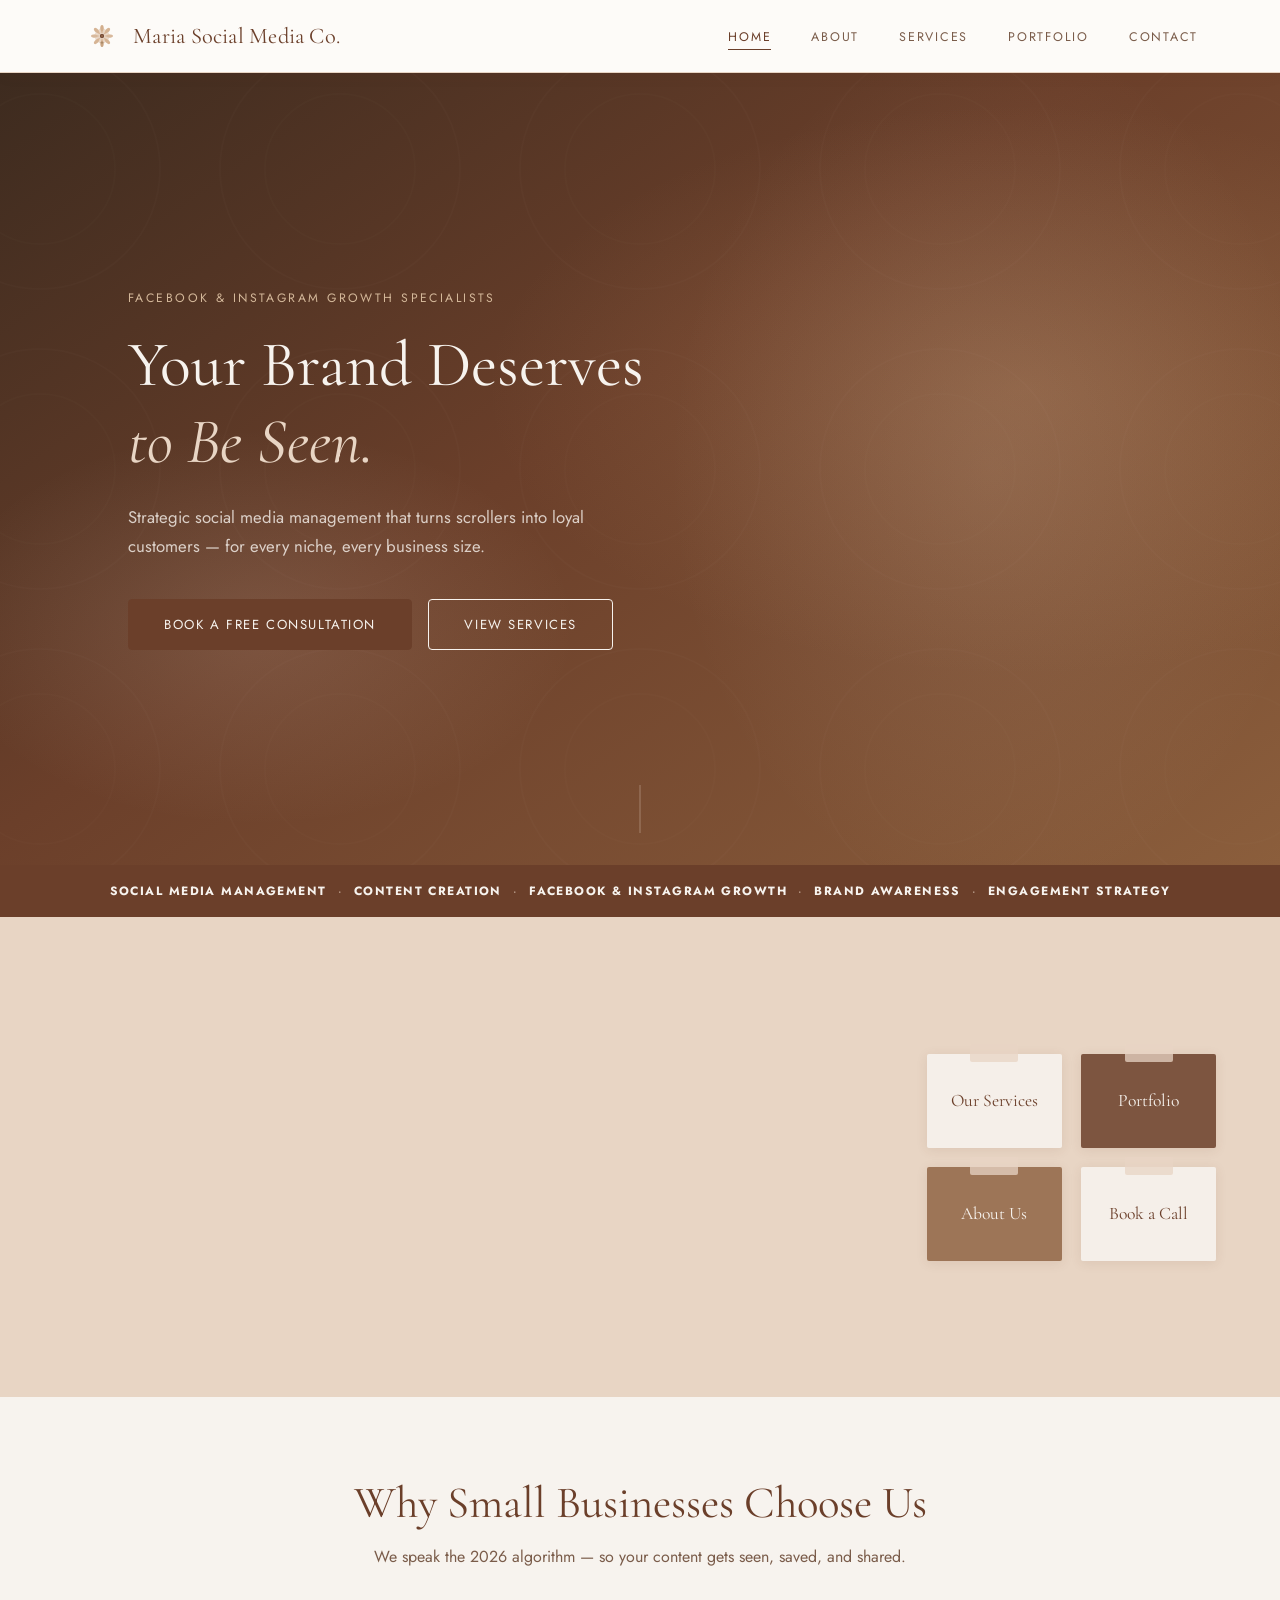
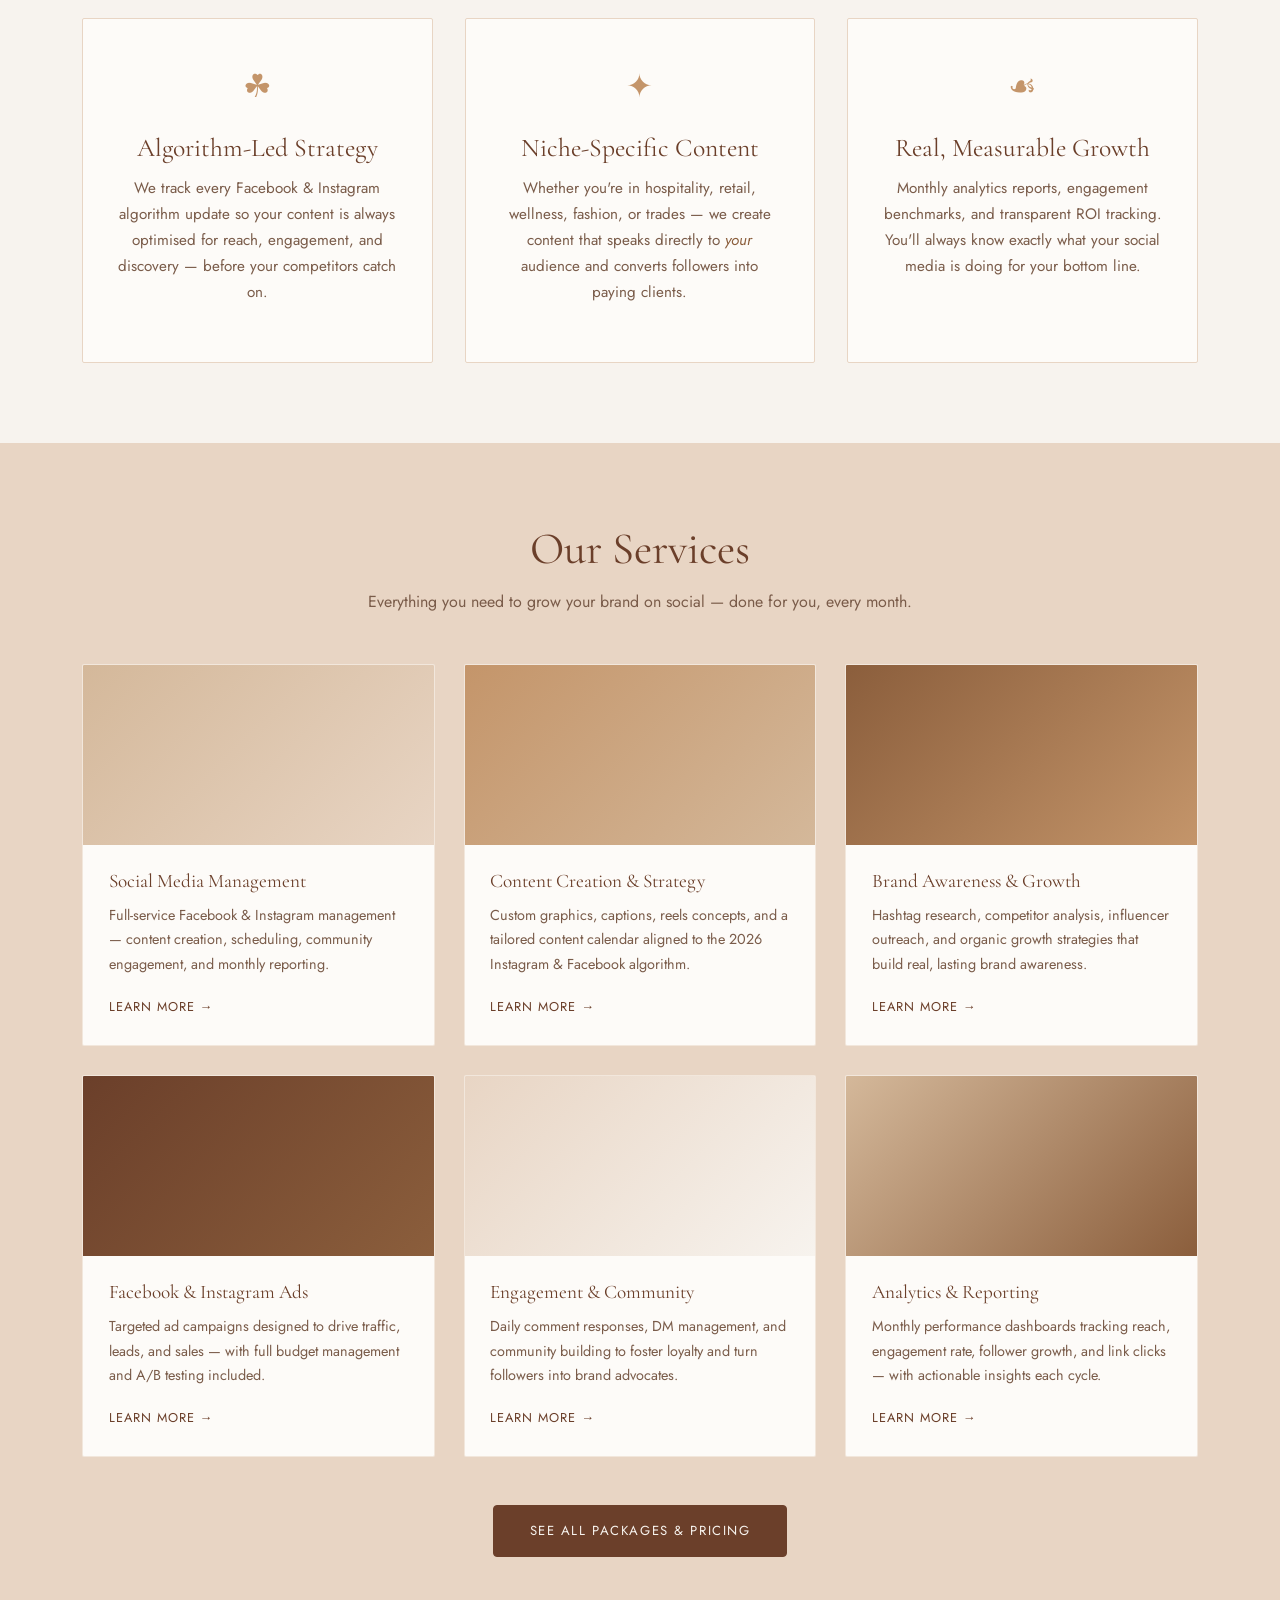
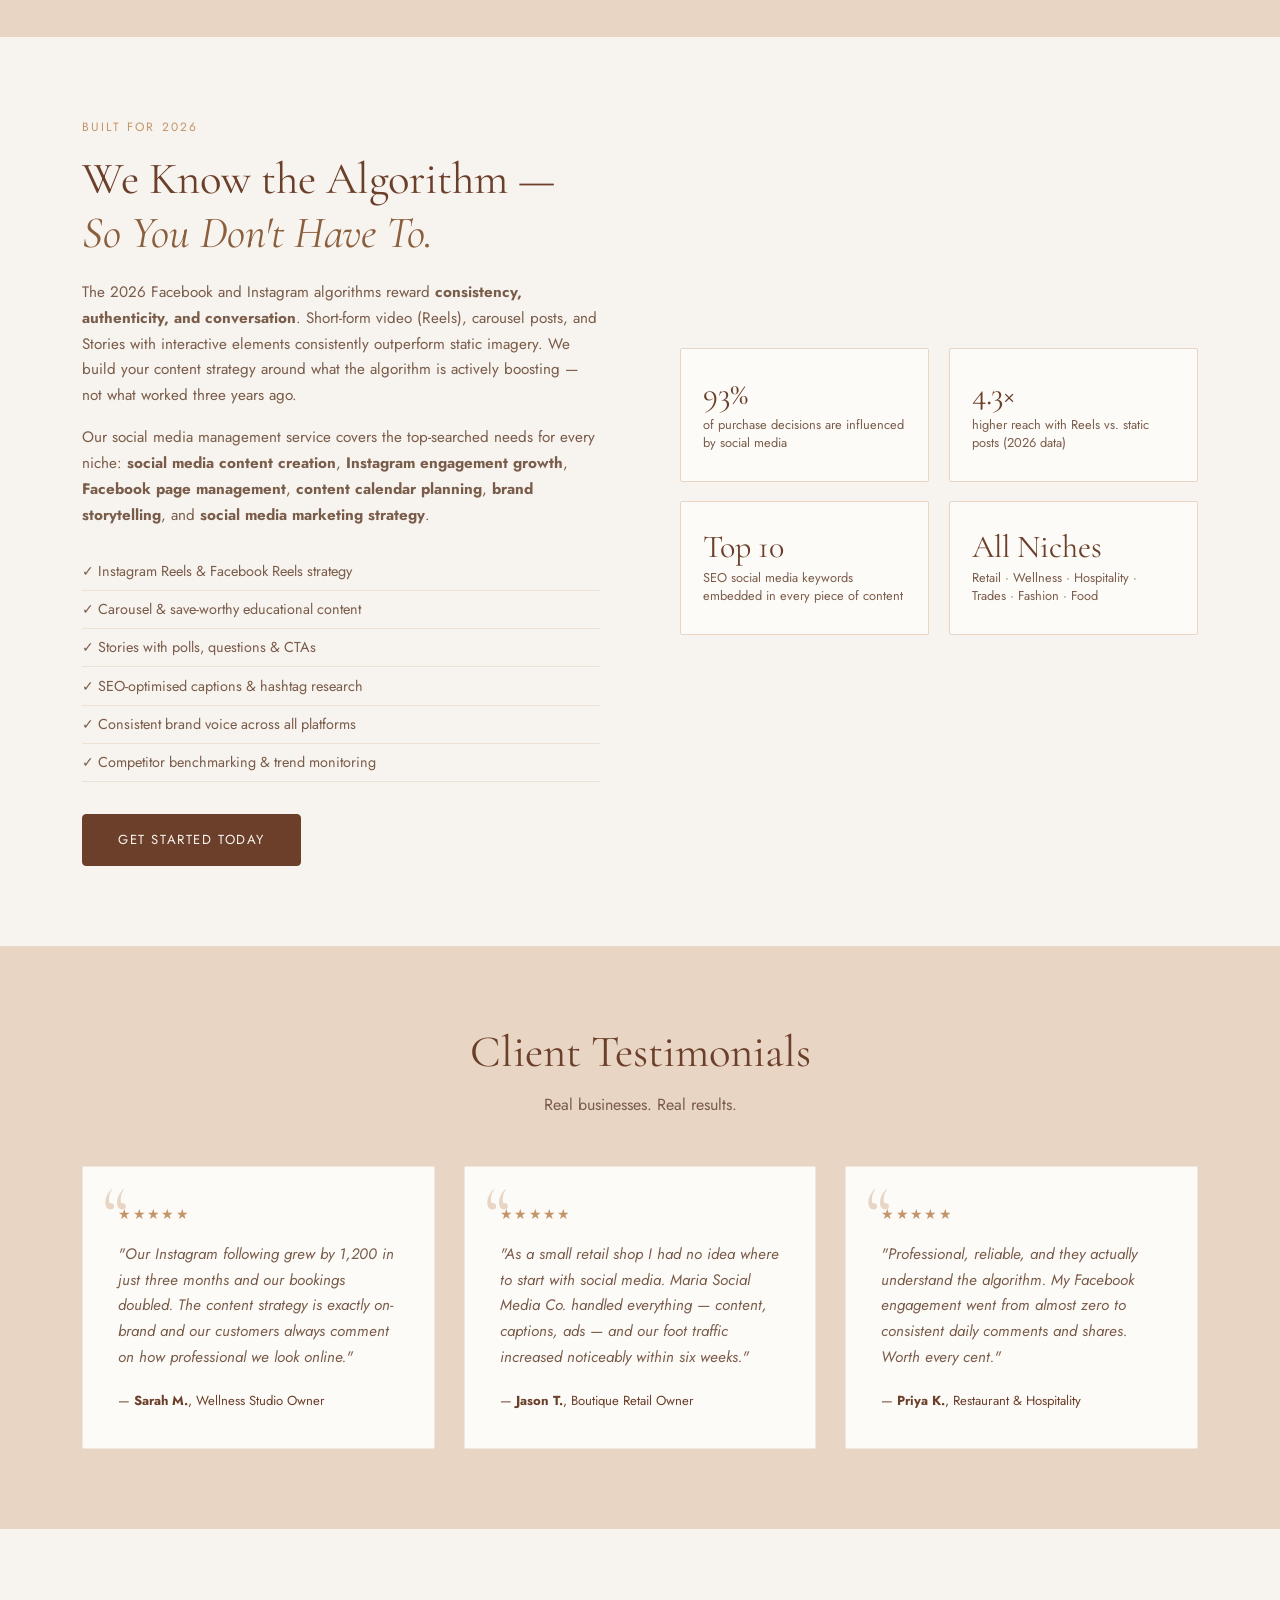
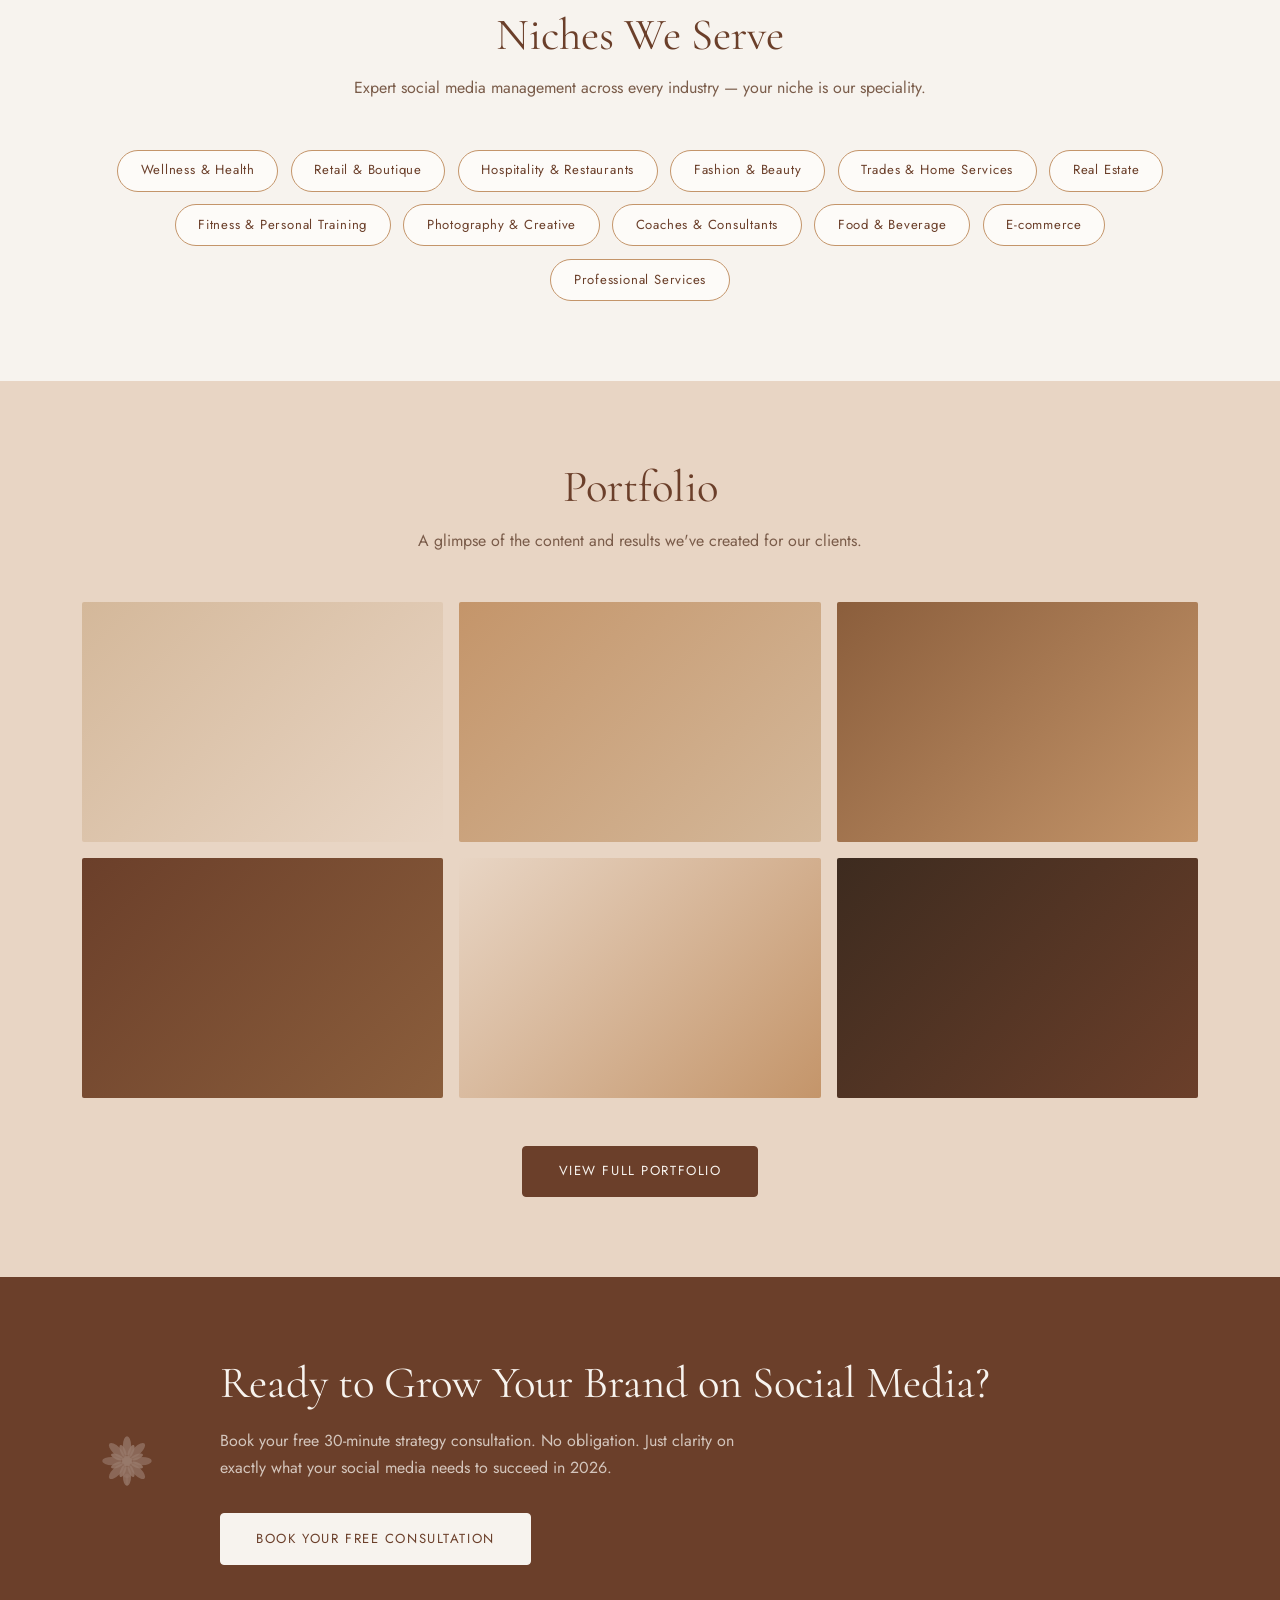
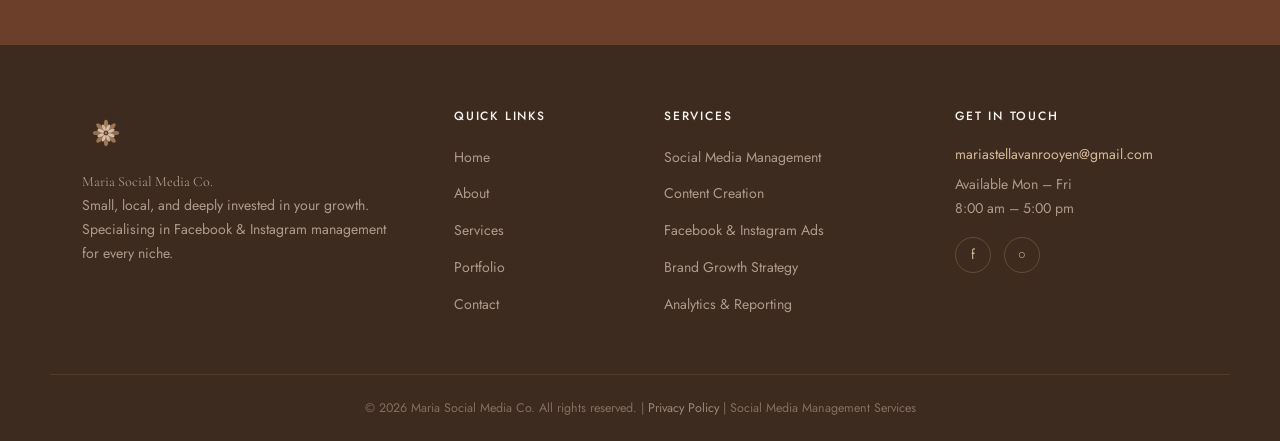
<file: index.html>
<!DOCTYPE html>
<html lang="en">
<head>
  <meta charset="UTF-8" />
  <meta name="viewport" content="width=device-width, initial-scale=1.0" />

  <!-- Primary SEO -->
  <title>Social Media Management | Facebook & Instagram Growth | Local Social Media Manager</title>
  <meta name="description" content="Expert social media management for small businesses. Grow your Facebook & Instagram with proven content strategy, engagement growth, and brand storytelling. Serving all niches — book your free consultation today." />
  <meta name="keywords" content="social media management, social media manager, Facebook management, Instagram management, content creation, social media marketing, small business social media, Instagram growth, Facebook ads management, social media strategy, content calendar, brand awareness, engagement growth, social media consultant, local social media manager" />

  <!-- Open Graph -->
  <meta property="og:title" content="Social Media Management | Facebook & Instagram Growth" />
  <meta property="og:description" content="Grow your brand on Facebook & Instagram with expert social media management. Content strategy, engagement, and results — for every niche." />
  <meta property="og:type" content="website" />
  <meta property="og:image" content="assets/og-image.jpg" />

  <!-- Schema Markup -->
  <script type="application/ld+json">
  {
    "@context": "https://schema.org",
    "@type": "LocalBusiness",
    "name": "Maria Social Media Co.",
    "description": "Professional social media management for small businesses on Facebook and Instagram.",
    "serviceType": "Social Media Management",
    "areaServed": "Local",
    "url": "https://mariasmco.com",
    "sameAs": [
      "https://facebook.com/mariasmco",
      "https://instagram.com/mariasmco"
    ]
  }
  </script>

  <link rel="preconnect" href="https://fonts.googleapis.com" />
  <link rel="preconnect" href="https://fonts.gstatic.com" crossorigin />
  <link href="https://fonts.googleapis.com/css2?family=Cormorant+Garamond:ital,wght@0,300;0,400;0,500;1,300;1,400&family=Jost:wght@300;400;500&display=swap" rel="stylesheet" />
  <link rel="stylesheet" href="styles.css" />
</head>
<body>

  <!-- NAVIGATION -->
  <header class="site-header" id="top">
    <nav class="nav-container">
      <a href="index.html" class="logo-link">
        <img src="logo.svg" alt="Maria Social Media Co. — Social Media Management" class="logo-img" />
        <span class="logo-text">Maria Social Media Co.</span>
      </a>
      <button class="nav-toggle" aria-label="Open menu" id="navToggle">&#9776;</button>
      <ul class="nav-links" id="navLinks">
        <li><a href="index.html" class="active">Home</a></li>
        <li><a href="about.html">About</a></li>
        <li><a href="services.html">Services</a></li>
        <li><a href="portfolio.html">Portfolio</a></li>
        <li><a href="contact.html">Contact</a></li>
      </ul>
    </nav>
  </header>

  <!-- HERO -->
  <section class="hero" aria-label="Hero — Social Media Management" style="background-image: url('assets/hero-liceria.jpg'); background-size: cover; background-position: center;">
    <div class="hero-overlay"></div>
    <div class="hero-content">
      <p class="hero-eyebrow">Facebook &amp; Instagram Growth Specialists</p>
      <h1>Your Brand Deserves<br /><em>to Be Seen.</em></h1>
      <p class="hero-sub">Strategic social media management that turns scrollers into loyal customers — for every niche, every business size.</p>
      <div class="hero-cta">
        <a href="contact.html" class="btn btn-primary">Book a Free Consultation</a>
        <a href="services.html" class="btn btn-outline">View Services</a>
      </div>
    </div>
    <div class="hero-scroll-hint">
      <span></span>
    </div>
  </section>

  <!-- SEO INTRO STRIP -->
  <section class="seo-strip">
    <div class="container">
      <p>
        <strong>Social Media Management</strong> &nbsp;·&nbsp;
        <strong>Content Creation</strong> &nbsp;·&nbsp;
        <strong>Facebook &amp; Instagram Growth</strong> &nbsp;·&nbsp;
        <strong>Brand Awareness</strong> &nbsp;·&nbsp;
        <strong>Engagement Strategy</strong>
      </p>
    </div>
  </section>

  <!-- LIFE APPAREL STYLE VISUAL BANNER -->
  <section class="canva-banner" aria-label="Visual brand banner">
    <div class="canva-banner-inner" style="background-image: url('assets/hero-lifeapparel.jpg'); background-size: cover; background-position: center;">
      <div class="canva-banner-overlay">
        <div class="canva-nav-cards">
          <a href="services.html" class="nav-card">Our Services</a>
          <a href="portfolio.html" class="nav-card nav-card--dark">Portfolio</a>
          <a href="about.html" class="nav-card nav-card--mid">About Us</a>
          <a href="contact.html" class="nav-card">Book a Call</a>
        </div>
      </div>
    </div>
  </section>

  <!-- THREE PILLARS -->
  <section class="pillars section-pad" id="why-us">
    <div class="container">
      <h2 class="section-title">Why Small Businesses Choose Us</h2>
      <p class="section-sub">We speak the 2026 algorithm — so your content gets seen, saved, and shared.</p>
      <div class="pillars-grid">
        <div class="pillar-card">
          <div class="pillar-icon">&#9752;</div>
          <h3>Algorithm-Led Strategy</h3>
          <p>We track every Facebook &amp; Instagram algorithm update so your content is always optimised for reach, engagement, and discovery — before your competitors catch on.</p>
        </div>
        <div class="pillar-card">
          <div class="pillar-icon">&#10022;</div>
          <h3>Niche-Specific Content</h3>
          <p>Whether you're in hospitality, retail, wellness, fashion, or trades — we create content that speaks directly to <em>your</em> audience and converts followers into paying clients.</p>
        </div>
        <div class="pillar-card">
          <div class="pillar-icon">&#9753;</div>
          <h3>Real, Measurable Growth</h3>
          <p>Monthly analytics reports, engagement benchmarks, and transparent ROI tracking. You'll always know exactly what your social media is doing for your bottom line.</p>
        </div>
      </div>
    </div>
  </section>

  <!-- SERVICES SNAPSHOT -->
  <section class="services-snapshot section-pad bg-cream" id="services">
    <div class="container">
      <h2 class="section-title">Our Services</h2>
      <p class="section-sub">Everything you need to grow your brand on social — done for you, every month.</p>
      <div class="services-grid">

        <article class="service-card">
          <div class="service-img-wrap">
            <div class="service-img-placeholder si-1"></div>
          </div>
          <div class="service-body">
            <h3>Social Media Management</h3>
            <p>Full-service Facebook &amp; Instagram management — content creation, scheduling, community engagement, and monthly reporting.</p>
            <a href="services.html#management" class="link-arrow">Learn More &rarr;</a>
          </div>
        </article>

        <article class="service-card">
          <div class="service-img-wrap">
            <div class="service-img-placeholder si-2"></div>
          </div>
          <div class="service-body">
            <h3>Content Creation &amp; Strategy</h3>
            <p>Custom graphics, captions, reels concepts, and a tailored content calendar aligned to the 2026 Instagram &amp; Facebook algorithm.</p>
            <a href="services.html#content" class="link-arrow">Learn More &rarr;</a>
          </div>
        </article>

        <article class="service-card">
          <div class="service-img-wrap">
            <div class="service-img-placeholder si-3"></div>
          </div>
          <div class="service-body">
            <h3>Brand Awareness &amp; Growth</h3>
            <p>Hashtag research, competitor analysis, influencer outreach, and organic growth strategies that build real, lasting brand awareness.</p>
            <a href="services.html#growth" class="link-arrow">Learn More &rarr;</a>
          </div>
        </article>

        <article class="service-card">
          <div class="service-img-wrap">
            <div class="service-img-placeholder si-4"></div>
          </div>
          <div class="service-body">
            <h3>Facebook &amp; Instagram Ads</h3>
            <p>Targeted ad campaigns designed to drive traffic, leads, and sales — with full budget management and A/B testing included.</p>
            <a href="services.html#ads" class="link-arrow">Learn More &rarr;</a>
          </div>
        </article>

        <article class="service-card">
          <div class="service-img-wrap">
            <div class="service-img-placeholder si-5"></div>
          </div>
          <div class="service-body">
            <h3>Engagement &amp; Community</h3>
            <p>Daily comment responses, DM management, and community building to foster loyalty and turn followers into brand advocates.</p>
            <a href="services.html#engagement" class="link-arrow">Learn More &rarr;</a>
          </div>
        </article>

        <article class="service-card">
          <div class="service-img-wrap">
            <div class="service-img-placeholder si-6"></div>
          </div>
          <div class="service-body">
            <h3>Analytics &amp; Reporting</h3>
            <p>Monthly performance dashboards tracking reach, engagement rate, follower growth, and link clicks — with actionable insights each cycle.</p>
            <a href="services.html#analytics" class="link-arrow">Learn More &rarr;</a>
          </div>
        </article>

      </div>
      <div class="center-cta">
        <a href="services.html" class="btn btn-primary">See All Packages &amp; Pricing</a>
      </div>
    </div>
  </section>

  <!-- SEO KEYWORDS SECTION -->
  <section class="seo-section section-pad" id="seo-info">
    <div class="container two-col">
      <div class="seo-text">
        <span class="eyebrow">Built for 2026</span>
        <h2>We Know the Algorithm — <em>So You Don't Have To.</em></h2>
        <p>The 2026 Facebook and Instagram algorithms reward <strong>consistency, authenticity, and conversation</strong>. Short-form video (Reels), carousel posts, and Stories with interactive elements consistently outperform static imagery. We build your content strategy around what the algorithm is actively boosting — not what worked three years ago.</p>
        <p>Our social media management service covers the top-searched needs for every niche: <strong>social media content creation</strong>, <strong>Instagram engagement growth</strong>, <strong>Facebook page management</strong>, <strong>content calendar planning</strong>, <strong>brand storytelling</strong>, and <strong>social media marketing strategy</strong>.</p>
        <ul class="seo-list">
          <li>&#10003; Instagram Reels &amp; Facebook Reels strategy</li>
          <li>&#10003; Carousel &amp; save-worthy educational content</li>
          <li>&#10003; Stories with polls, questions &amp; CTAs</li>
          <li>&#10003; SEO-optimised captions &amp; hashtag research</li>
          <li>&#10003; Consistent brand voice across all platforms</li>
          <li>&#10003; Competitor benchmarking &amp; trend monitoring</li>
        </ul>
        <a href="contact.html" class="btn btn-primary">Get Started Today</a>
      </div>
      <div class="seo-visual">
        <div class="seo-stat-card">
          <span class="stat-num">93%</span>
          <span class="stat-label">of purchase decisions are influenced by social media</span>
        </div>
        <div class="seo-stat-card">
          <span class="stat-num">4.3×</span>
          <span class="stat-label">higher reach with Reels vs. static posts (2026 data)</span>
        </div>
        <div class="seo-stat-card">
          <span class="stat-num">Top 10</span>
          <span class="stat-label">SEO social media keywords embedded in every piece of content</span>
        </div>
        <div class="seo-stat-card">
          <span class="stat-num">All Niches</span>
          <span class="stat-label">Retail · Wellness · Hospitality · Trades · Fashion · Food</span>
        </div>
      </div>
    </div>
  </section>

  <!-- TESTIMONIALS -->
  <section class="testimonials section-pad bg-cream" id="testimonials">
    <div class="container">
      <h2 class="section-title">Client Testimonials</h2>
      <p class="section-sub">Real businesses. Real results.</p>
      <div class="testimonials-grid">

        <blockquote class="testimonial-card">
          <div class="stars">&#9733;&#9733;&#9733;&#9733;&#9733;</div>
          <p>"Our Instagram following grew by 1,200 in just three months and our bookings doubled. The content strategy is exactly on-brand and our customers always comment on how professional we look online."</p>
          <footer>— <strong>Sarah M.</strong>, Wellness Studio Owner</footer>
        </blockquote>

        <blockquote class="testimonial-card">
          <div class="stars">&#9733;&#9733;&#9733;&#9733;&#9733;</div>
          <p>"As a small retail shop I had no idea where to start with social media. Maria Social Media Co. handled everything — content, captions, ads — and our foot traffic increased noticeably within six weeks."</p>
          <footer>— <strong>Jason T.</strong>, Boutique Retail Owner</footer>
        </blockquote>

        <blockquote class="testimonial-card">
          <div class="stars">&#9733;&#9733;&#9733;&#9733;&#9733;</div>
          <p>"Professional, reliable, and they actually understand the algorithm. My Facebook engagement went from almost zero to consistent daily comments and shares. Worth every cent."</p>
          <footer>— <strong>Priya K.</strong>, Restaurant &amp; Hospitality</footer>
        </blockquote>

      </div>
    </div>
  </section>

  <!-- NICHES WE SERVE -->
  <section class="niches section-pad" id="niches">
    <div class="container">
      <h2 class="section-title">Niches We Serve</h2>
      <p class="section-sub">Expert social media management across every industry — your niche is our speciality.</p>
      <div class="niches-wrap">
        <span class="niche-tag">Wellness &amp; Health</span>
        <span class="niche-tag">Retail &amp; Boutique</span>
        <span class="niche-tag">Hospitality &amp; Restaurants</span>
        <span class="niche-tag">Fashion &amp; Beauty</span>
        <span class="niche-tag">Trades &amp; Home Services</span>
        <span class="niche-tag">Real Estate</span>
        <span class="niche-tag">Fitness &amp; Personal Training</span>
        <span class="niche-tag">Photography &amp; Creative</span>
        <span class="niche-tag">Coaches &amp; Consultants</span>
        <span class="niche-tag">Food &amp; Beverage</span>
        <span class="niche-tag">E-commerce</span>
        <span class="niche-tag">Professional Services</span>
      </div>
    </div>
  </section>

  <!-- PORTFOLIO TEASER -->
  <section class="portfolio-teaser section-pad bg-cream" id="portfolio">
    <div class="container">
      <h2 class="section-title">Portfolio</h2>
      <p class="section-sub">A glimpse of the content and results we've created for our clients.</p>
      <div class="portfolio-grid">
        <div class="portfolio-item pi-1">
          <div class="portfolio-overlay">
            <span>Wellness Studio — Instagram Growth</span>
          </div>
        </div>
        <div class="portfolio-item pi-2">
          <div class="portfolio-overlay">
            <span>Boutique Retail — Facebook &amp; IG Strategy</span>
          </div>
        </div>
        <div class="portfolio-item pi-3">
          <div class="portfolio-overlay">
            <span>Restaurant — Content Creation &amp; Reels</span>
          </div>
        </div>
        <div class="portfolio-item pi-4">
          <div class="portfolio-overlay">
            <span>Fitness Coach — Personal Branding</span>
          </div>
        </div>
        <div class="portfolio-item pi-5">
          <div class="portfolio-overlay">
            <span>Real Estate — Listing Campaigns</span>
          </div>
        </div>
        <div class="portfolio-item pi-6">
          <div class="portfolio-overlay">
            <span>E-commerce — Ad Campaign Management</span>
          </div>
        </div>
      </div>
      <div class="center-cta">
        <a href="portfolio.html" class="btn btn-primary">View Full Portfolio</a>
      </div>
    </div>
  </section>

  <!-- CTA BANNER -->
  <section class="cta-banner section-pad">
    <div class="container cta-inner">
      <div class="cta-flower">
        <img src="logo.svg" alt="" aria-hidden="true" class="cta-logo" />
      </div>
      <div class="cta-text">
        <h2>Ready to Grow Your Brand on Social Media?</h2>
        <p>Book your free 30-minute strategy consultation. No obligation. Just clarity on exactly what your social media needs to succeed in 2026.</p>
        <a href="contact.html" class="btn btn-light">Book Your Free Consultation</a>
      </div>
    </div>
  </section>

  <!-- FOOTER -->
  <footer class="site-footer">
    <div class="container footer-grid">
      <div class="footer-brand">
        <img src="logo.svg" alt="Maria Social Media Co." class="footer-logo" />
        <p class="footer-tagline">Maria Social Media Co.</p>
        <p>Small, local, and deeply invested in your growth. Specialising in Facebook &amp; Instagram management for every niche.</p>
      </div>
      <div class="footer-links">
        <h4>Quick Links</h4>
        <ul>
          <li><a href="index.html">Home</a></li>
          <li><a href="about.html">About</a></li>
          <li><a href="services.html">Services</a></li>
          <li><a href="portfolio.html">Portfolio</a></li>
          <li><a href="contact.html">Contact</a></li>
        </ul>
      </div>
      <div class="footer-services">
        <h4>Services</h4>
        <ul>
          <li><a href="services.html#management">Social Media Management</a></li>
          <li><a href="services.html#content">Content Creation</a></li>
          <li><a href="services.html#ads">Facebook &amp; Instagram Ads</a></li>
          <li><a href="services.html#growth">Brand Growth Strategy</a></li>
          <li><a href="services.html#analytics">Analytics &amp; Reporting</a></li>
        </ul>
      </div>
      <div class="footer-contact">
        <h4>Get in Touch</h4>
        <p><a href="mailto:mariastellavanrooyen@gmail.com">mariastellavanrooyen@gmail.com</a></p>
        <p>Available Mon – Fri<br />8:00 am – 5:00 pm</p>
        <div class="social-icons">
          <a href="#" aria-label="Facebook" class="social-icon">f</a>
          <a href="#" aria-label="Instagram" class="social-icon">&#9675;</a>
        </div>
      </div>
    </div>
    <div class="footer-bottom">
      <p>&copy; 2026 Maria Social Media Co. All rights reserved. | <a href="#">Privacy Policy</a> | Social Media Management Services</p>
    </div>
  </footer>

  <script src="main.js"></script>
</body>
</html>
</file>
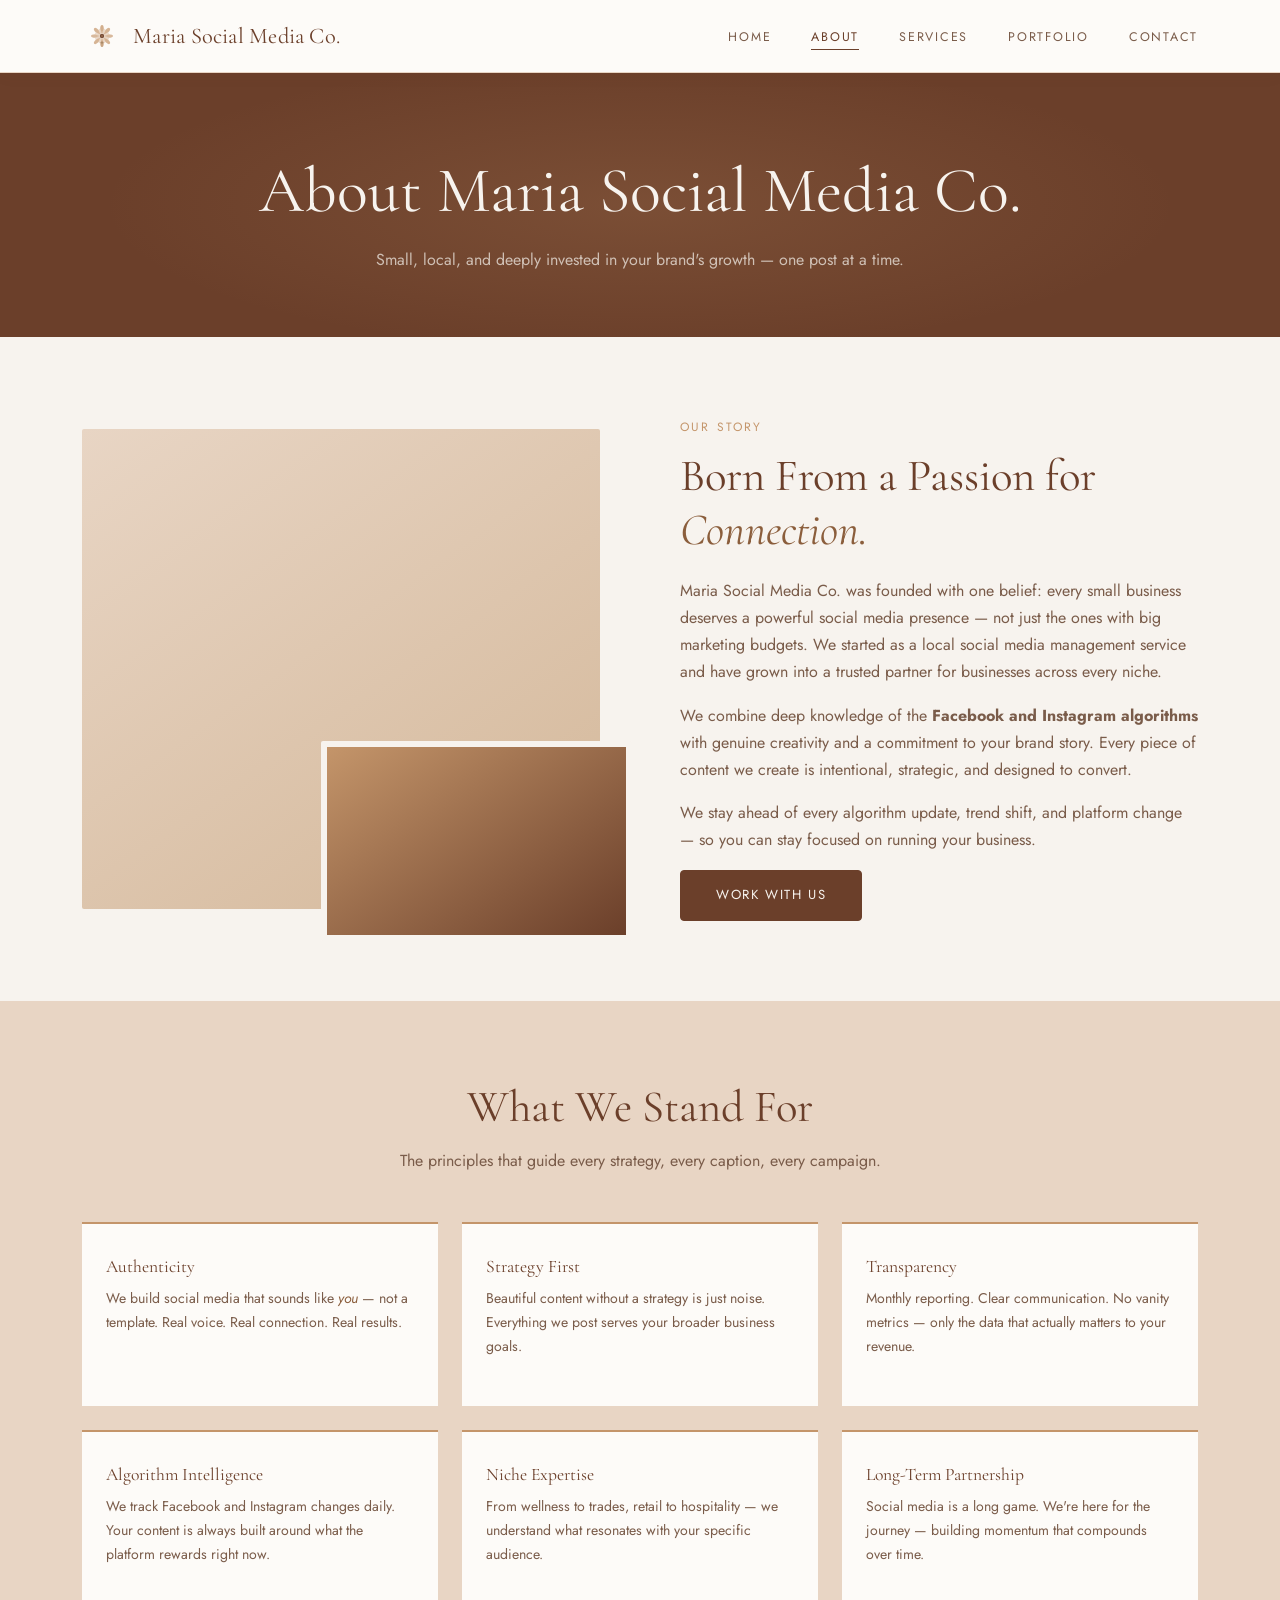
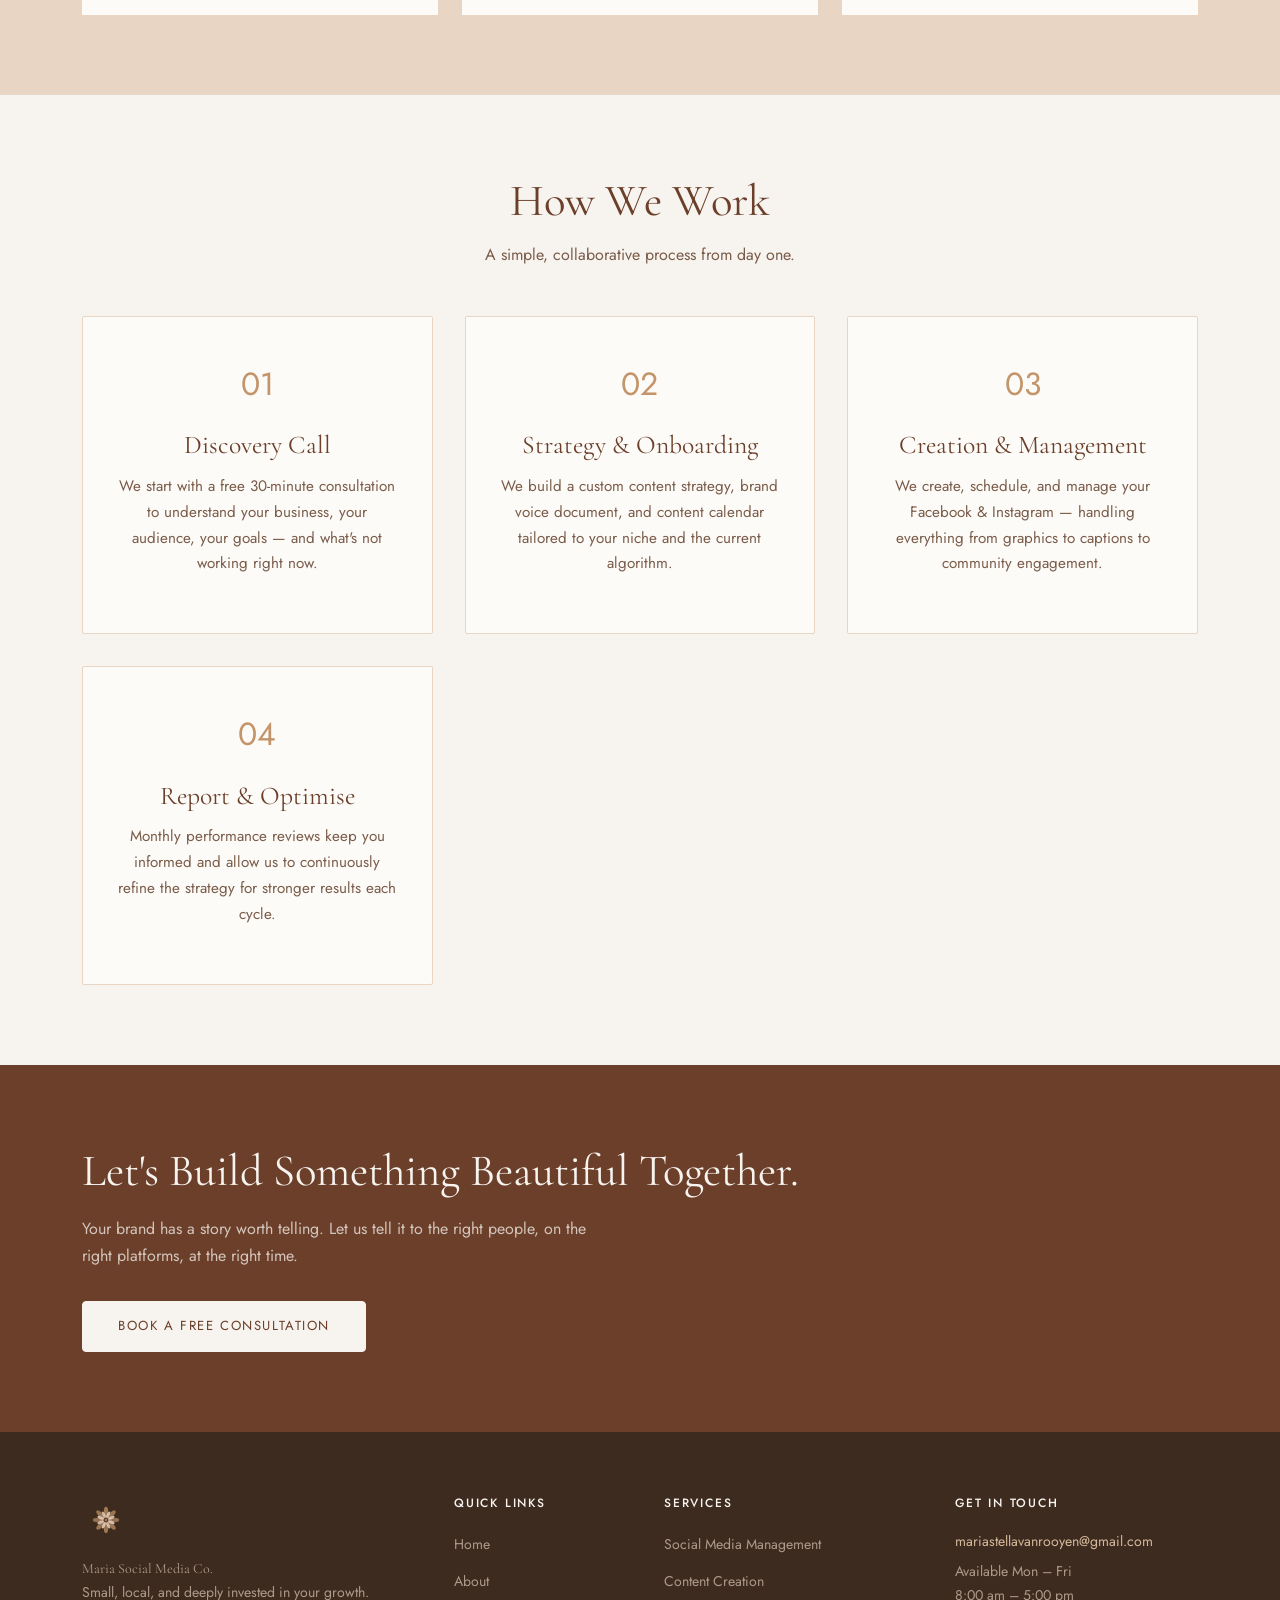
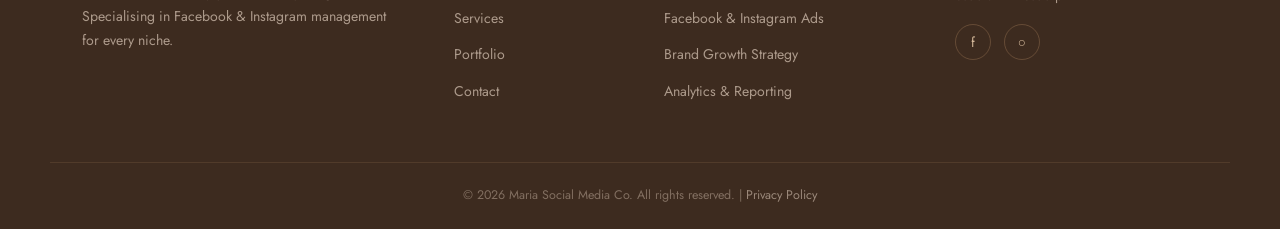
<file: about.html>
<!DOCTYPE html>
<html lang="en">
<head>
  <meta charset="UTF-8" />
  <meta name="viewport" content="width=device-width, initial-scale=1.0" />
  <title>About | Maria Social Media Co. — Local Social Media Management Specialists</title>
  <meta name="description" content="Meet the team behind Maria Social Media Co. — your local, dedicated social media management specialists for Facebook and Instagram. We help every niche grow with authentic, algorithm-led strategy." />
  <meta name="keywords" content="social media manager, local social media management, Facebook Instagram specialist, social media consultant, small business social media, content strategist" />
  <link rel="preconnect" href="https://fonts.googleapis.com" />
  <link rel="preconnect" href="https://fonts.gstatic.com" crossorigin />
  <link href="https://fonts.googleapis.com/css2?family=Cormorant+Garamond:ital,wght@0,300;0,400;0,500;1,300;1,400&family=Jost:wght@300;400;500&display=swap" rel="stylesheet" />
  <link rel="stylesheet" href="styles.css" />
</head>
<body>

  <header class="site-header">
    <nav class="nav-container">
      <a href="index.html" class="logo-link">
        <img src="logo.svg" alt="Maria Social Media Co." class="logo-img" />
        <span class="logo-text">Maria Social Media Co.</span>
      </a>
      <button class="nav-toggle" aria-label="Open menu" id="navToggle">&#9776;</button>
      <ul class="nav-links" id="navLinks">
        <li><a href="index.html">Home</a></li>
        <li><a href="about.html" class="active">About</a></li>
        <li><a href="services.html">Services</a></li>
        <li><a href="portfolio.html">Portfolio</a></li>
        <li><a href="contact.html">Contact</a></li>
      </ul>
    </nav>
  </header>

  <section class="page-hero">
    <div class="container">
      <h1>About Maria Social Media Co.</h1>
      <p>Small, local, and deeply invested in your brand's growth — one post at a time.</p>
    </div>
  </section>

  <!-- STORY -->
  <section class="section-pad">
    <div class="container about-story">
      <div class="about-img-block">
        <div class="about-img-main"></div>
        <div class="about-img-accent"></div>
      </div>
      <div class="about-text">
        <span class="eyebrow">Our Story</span>
        <h2>Born From a Passion for <em>Connection.</em></h2>
        <p>Maria Social Media Co. was founded with one belief: every small business deserves a powerful social media presence — not just the ones with big marketing budgets. We started as a local social media management service and have grown into a trusted partner for businesses across every niche.</p>
        <p>We combine deep knowledge of the <strong>Facebook and Instagram algorithms</strong> with genuine creativity and a commitment to your brand story. Every piece of content we create is intentional, strategic, and designed to convert.</p>
        <p>We stay ahead of every algorithm update, trend shift, and platform change — so you can stay focused on running your business.</p>
        <a href="contact.html" class="btn btn-primary">Work With Us</a>
      </div>
    </div>
  </section>

  <!-- VALUES -->
  <section class="section-pad bg-cream">
    <div class="container">
      <h2 class="section-title">What We Stand For</h2>
      <p class="section-sub">The principles that guide every strategy, every caption, every campaign.</p>
      <div class="about-values">
        <div class="value-card">
          <h3>Authenticity</h3>
          <p>We build social media that sounds like <em>you</em> — not a template. Real voice. Real connection. Real results.</p>
        </div>
        <div class="value-card">
          <h3>Strategy First</h3>
          <p>Beautiful content without a strategy is just noise. Everything we post serves your broader business goals.</p>
        </div>
        <div class="value-card">
          <h3>Transparency</h3>
          <p>Monthly reporting. Clear communication. No vanity metrics — only the data that actually matters to your revenue.</p>
        </div>
        <div class="value-card">
          <h3>Algorithm Intelligence</h3>
          <p>We track Facebook and Instagram changes daily. Your content is always built around what the platform rewards right now.</p>
        </div>
        <div class="value-card">
          <h3>Niche Expertise</h3>
          <p>From wellness to trades, retail to hospitality — we understand what resonates with your specific audience.</p>
        </div>
        <div class="value-card">
          <h3>Long-Term Partnership</h3>
          <p>Social media is a long game. We're here for the journey — building momentum that compounds over time.</p>
        </div>
      </div>
    </div>
  </section>

  <!-- PROCESS -->
  <section class="section-pad">
    <div class="container">
      <h2 class="section-title">How We Work</h2>
      <p class="section-sub">A simple, collaborative process from day one.</p>
      <div class="pillars-grid">
        <div class="pillar-card">
          <div class="pillar-icon">01</div>
          <h3>Discovery Call</h3>
          <p>We start with a free 30-minute consultation to understand your business, your audience, your goals — and what's not working right now.</p>
        </div>
        <div class="pillar-card">
          <div class="pillar-icon">02</div>
          <h3>Strategy &amp; Onboarding</h3>
          <p>We build a custom content strategy, brand voice document, and content calendar tailored to your niche and the current algorithm.</p>
        </div>
        <div class="pillar-card">
          <div class="pillar-icon">03</div>
          <h3>Creation &amp; Management</h3>
          <p>We create, schedule, and manage your Facebook &amp; Instagram — handling everything from graphics to captions to community engagement.</p>
        </div>
        <div class="pillar-card">
          <div class="pillar-icon">04</div>
          <h3>Report &amp; Optimise</h3>
          <p>Monthly performance reviews keep you informed and allow us to continuously refine the strategy for stronger results each cycle.</p>
        </div>
      </div>
    </div>
  </section>

  <section class="cta-banner section-pad">
    <div class="container cta-inner">
      <div class="cta-text">
        <h2>Let's Build Something Beautiful Together.</h2>
        <p>Your brand has a story worth telling. Let us tell it to the right people, on the right platforms, at the right time.</p>
        <a href="contact.html" class="btn btn-light">Book a Free Consultation</a>
      </div>
    </div>
  </section>

  <footer class="site-footer">
    <div class="container footer-grid">
      <div class="footer-brand">
        <img src="logo.svg" alt="Maria Social Media Co." class="footer-logo" />
        <p class="footer-tagline">Maria Social Media Co.</p>
        <p>Small, local, and deeply invested in your growth. Specialising in Facebook &amp; Instagram management for every niche.</p>
      </div>
      <div class="footer-links">
        <h4>Quick Links</h4>
        <ul>
          <li><a href="index.html">Home</a></li>
          <li><a href="about.html">About</a></li>
          <li><a href="services.html">Services</a></li>
          <li><a href="portfolio.html">Portfolio</a></li>
          <li><a href="contact.html">Contact</a></li>
        </ul>
      </div>
      <div class="footer-services">
        <h4>Services</h4>
        <ul>
          <li><a href="services.html#management">Social Media Management</a></li>
          <li><a href="services.html#content">Content Creation</a></li>
          <li><a href="services.html#ads">Facebook &amp; Instagram Ads</a></li>
          <li><a href="services.html#growth">Brand Growth Strategy</a></li>
          <li><a href="services.html#analytics">Analytics &amp; Reporting</a></li>
        </ul>
      </div>
      <div class="footer-contact">
        <h4>Get in Touch</h4>
        <p><a href="mailto:mariastellavanrooyen@gmail.com">mariastellavanrooyen@gmail.com</a></p>
        <p>Available Mon – Fri<br />8:00 am – 5:00 pm</p>
        <div class="social-icons">
          <a href="#" aria-label="Facebook" class="social-icon">f</a>
          <a href="#" aria-label="Instagram" class="social-icon">&#9675;</a>
        </div>
      </div>
    </div>
    <div class="footer-bottom">
      <p>&copy; 2026 Maria Social Media Co. All rights reserved. | <a href="#">Privacy Policy</a></p>
    </div>
  </footer>

  <script src="main.js"></script>
</body>
</html>
</file>
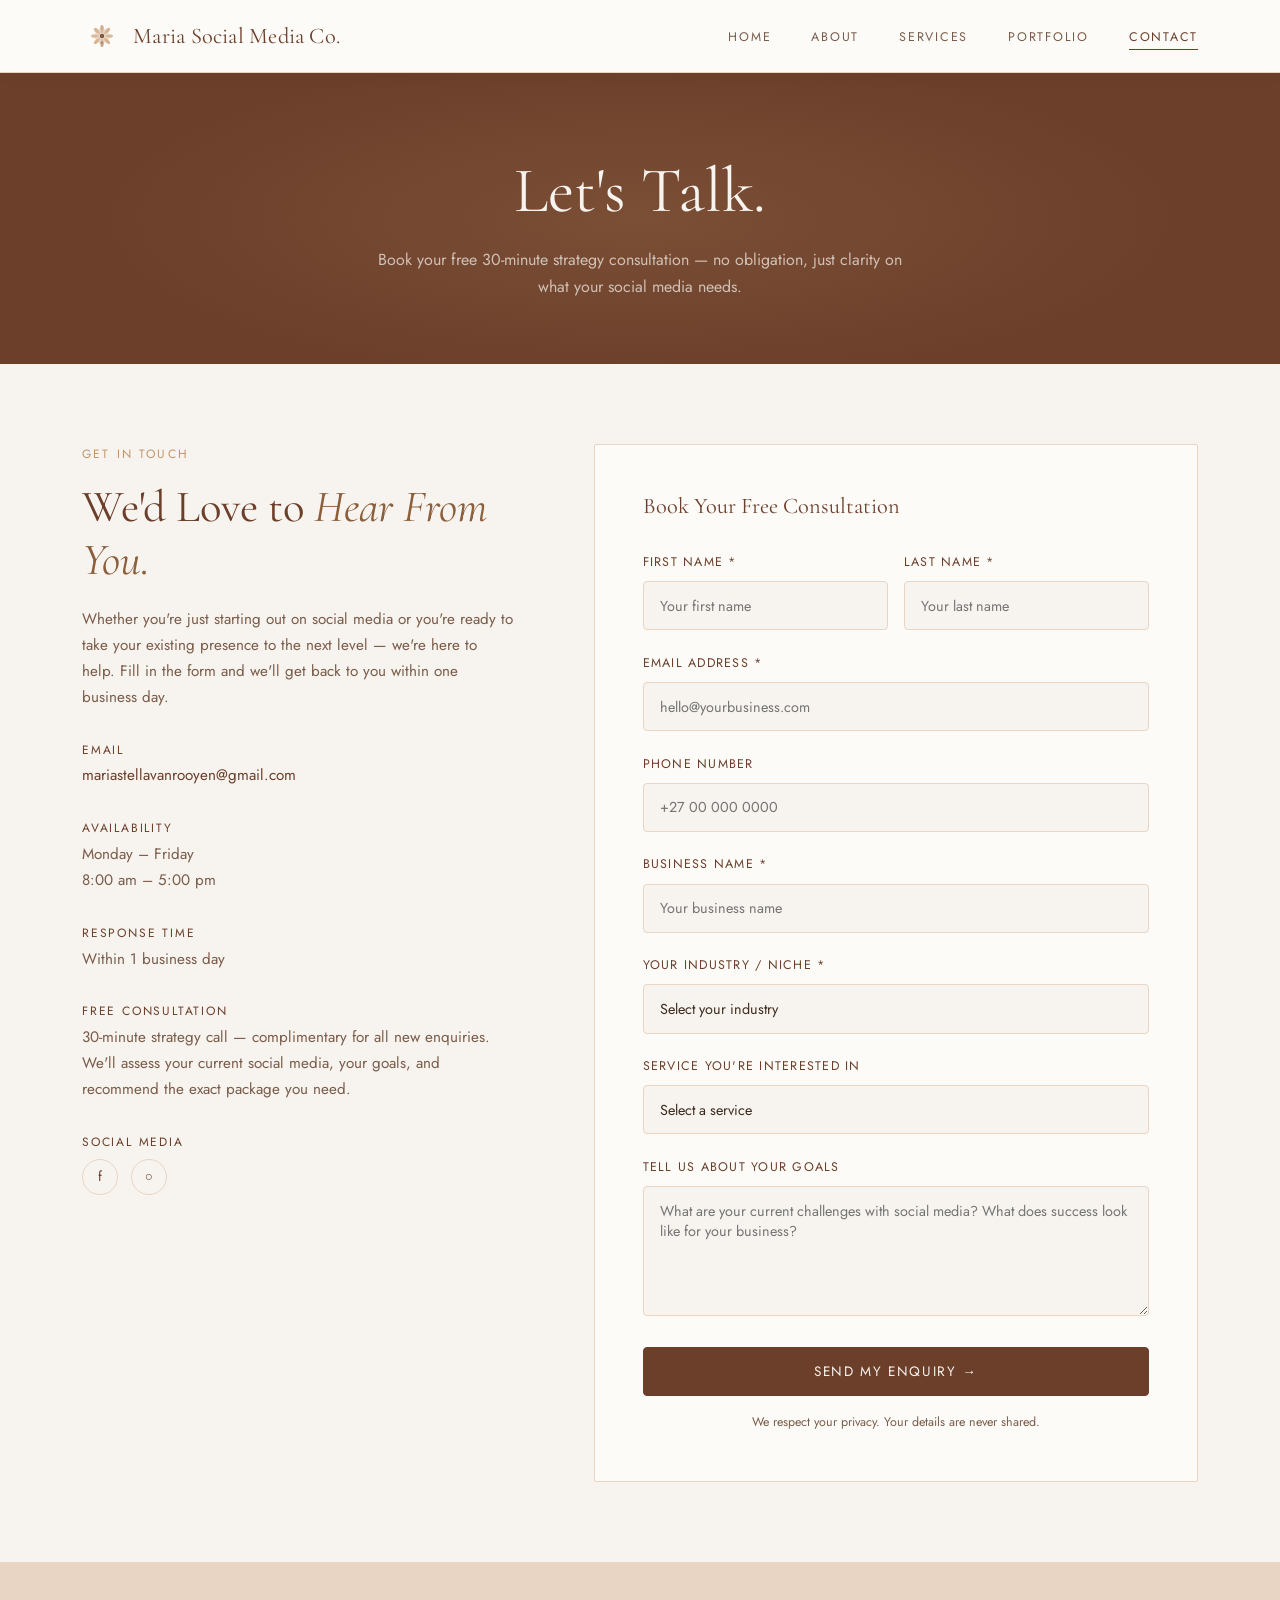
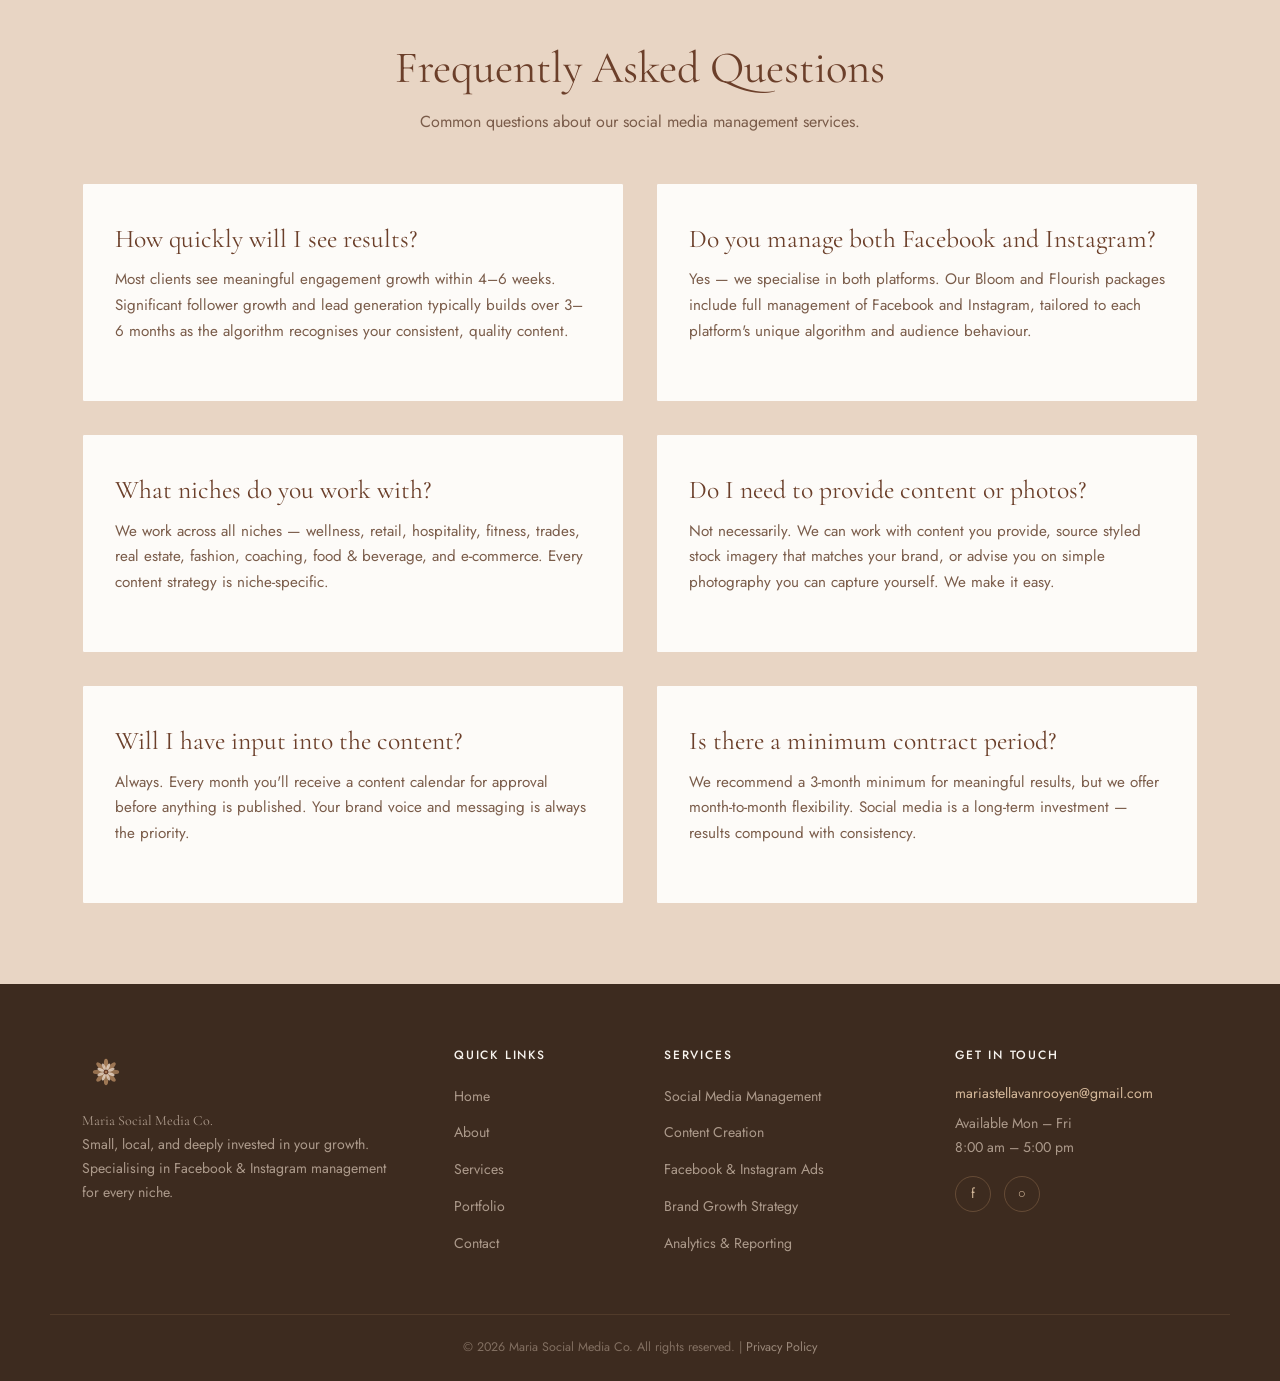
<file: contact.html>
<!DOCTYPE html>
<html lang="en">
<head>
  <meta charset="UTF-8" />
  <meta name="viewport" content="width=device-width, initial-scale=1.0" />
  <title>Contact | Maria Social Media Co. — Book a Free Social Media Consultation</title>
  <meta name="description" content="Ready to grow your Facebook and Instagram? Book a free 30-minute strategy consultation with Maria Social Media Co. — your local social media management specialists." />
  <meta name="keywords" content="contact social media manager, book social media consultation, free social media strategy call, hire social media manager, social media management quote" />
  <link rel="preconnect" href="https://fonts.googleapis.com" />
  <link rel="preconnect" href="https://fonts.gstatic.com" crossorigin />
  <link href="https://fonts.googleapis.com/css2?family=Cormorant+Garamond:ital,wght@0,300;0,400;0,500;1,300;1,400&family=Jost:wght@300;400;500&display=swap" rel="stylesheet" />
  <link rel="stylesheet" href="styles.css" />
</head>
<body>

  <header class="site-header">
    <nav class="nav-container">
      <a href="index.html" class="logo-link">
        <img src="logo.svg" alt="Maria Social Media Co." class="logo-img" />
        <span class="logo-text">Maria Social Media Co.</span>
      </a>
      <button class="nav-toggle" aria-label="Open menu" id="navToggle">&#9776;</button>
      <ul class="nav-links" id="navLinks">
        <li><a href="index.html">Home</a></li>
        <li><a href="about.html">About</a></li>
        <li><a href="services.html">Services</a></li>
        <li><a href="portfolio.html">Portfolio</a></li>
        <li><a href="contact.html" class="active">Contact</a></li>
      </ul>
    </nav>
  </header>

  <section class="page-hero">
    <div class="container">
      <h1>Let's Talk.</h1>
      <p>Book your free 30-minute strategy consultation — no obligation, just clarity on what your social media needs.</p>
    </div>
  </section>

  <section class="section-pad">
    <div class="container contact-wrap">

      <div class="contact-info">
        <span class="eyebrow">Get in Touch</span>
        <h2>We'd Love to <em>Hear From You.</em></h2>
        <p>Whether you're just starting out on social media or you're ready to take your existing presence to the next level — we're here to help. Fill in the form and we'll get back to you within one business day.</p>

        <div class="contact-detail">
          <h4>Email</h4>
          <p><a href="mailto:mariastellavanrooyen@gmail.com" style="color:var(--brown);">mariastellavanrooyen@gmail.com</a></p>
        </div>

        <div class="contact-detail">
          <h4>Availability</h4>
          <p>Monday – Friday<br />8:00 am – 5:00 pm</p>
        </div>

        <div class="contact-detail">
          <h4>Response Time</h4>
          <p>Within 1 business day</p>
        </div>

        <div class="contact-detail">
          <h4>Free Consultation</h4>
          <p>30-minute strategy call — complimentary for all new enquiries. We'll assess your current social media, your goals, and recommend the exact package you need.</p>
        </div>

        <div class="contact-detail">
          <h4>Social Media</h4>
          <div class="social-icons" style="margin-top:0.6rem;">
            <a href="#" aria-label="Facebook" class="social-icon" style="border-color:var(--beige);color:var(--brown);">f</a>
            <a href="#" aria-label="Instagram" class="social-icon" style="border-color:var(--beige);color:var(--brown);">&#9675;</a>
          </div>
        </div>
      </div>

      <div class="contact-form">
        <h3 style="margin-bottom:2rem; font-size:1.4rem;">Book Your Free Consultation</h3>
        <form action="#" method="POST" id="contactForm">

          <div class="form-row">
            <div class="form-group">
              <label for="firstName">First Name *</label>
              <input type="text" id="firstName" name="firstName" required placeholder="Your first name" />
            </div>
            <div class="form-group">
              <label for="lastName">Last Name *</label>
              <input type="text" id="lastName" name="lastName" required placeholder="Your last name" />
            </div>
          </div>

          <div class="form-group">
            <label for="email">Email Address *</label>
            <input type="email" id="email" name="email" required placeholder="hello@yourbusiness.com" />
          </div>

          <div class="form-group">
            <label for="phone">Phone Number</label>
            <input type="tel" id="phone" name="phone" placeholder="+27 00 000 0000" />
          </div>

          <div class="form-group">
            <label for="business">Business Name *</label>
            <input type="text" id="business" name="business" required placeholder="Your business name" />
          </div>

          <div class="form-group">
            <label for="niche">Your Industry / Niche *</label>
            <select id="niche" name="niche" required>
              <option value="" disabled selected>Select your industry</option>
              <option>Wellness &amp; Health</option>
              <option>Retail &amp; Boutique</option>
              <option>Hospitality &amp; Restaurant</option>
              <option>Fashion &amp; Beauty</option>
              <option>Trades &amp; Home Services</option>
              <option>Real Estate</option>
              <option>Fitness &amp; Personal Training</option>
              <option>Photography &amp; Creative</option>
              <option>Coaching &amp; Consulting</option>
              <option>Food &amp; Beverage</option>
              <option>E-commerce</option>
              <option>Other</option>
            </select>
          </div>

          <div class="form-group">
            <label for="service">Service You're Interested In</label>
            <select id="service" name="service">
              <option value="" disabled selected>Select a service</option>
              <option>Social Media Management (Full Service)</option>
              <option>Content Creation &amp; Strategy</option>
              <option>Facebook &amp; Instagram Ads</option>
              <option>Brand Growth Strategy</option>
              <option>Analytics &amp; Reporting</option>
              <option>Not sure — help me decide</option>
            </select>
          </div>

          <div class="form-group">
            <label for="message">Tell Us About Your Goals</label>
            <textarea id="message" name="message" placeholder="What are your current challenges with social media? What does success look like for your business?"></textarea>
          </div>

          <button type="submit" class="btn btn-primary" style="width:100%; font-size:0.85rem;">Send My Enquiry &rarr;</button>
          <p style="font-size:0.78rem; text-align:center; margin-top:1rem; margin-bottom:0;">We respect your privacy. Your details are never shared.</p>
        </form>
      </div>

    </div>
  </section>

  <!-- FAQ -->
  <section class="section-pad bg-cream">
    <div class="container">
      <h2 class="section-title">Frequently Asked Questions</h2>
      <p class="section-sub">Common questions about our social media management services.</p>
      <div class="pillars-grid" style="grid-template-columns: 1fr 1fr;">
        <div class="pillar-card" style="text-align:left;">
          <h3>How quickly will I see results?</h3>
          <p>Most clients see meaningful engagement growth within 4–6 weeks. Significant follower growth and lead generation typically builds over 3–6 months as the algorithm recognises your consistent, quality content.</p>
        </div>
        <div class="pillar-card" style="text-align:left;">
          <h3>Do you manage both Facebook and Instagram?</h3>
          <p>Yes — we specialise in both platforms. Our Bloom and Flourish packages include full management of Facebook and Instagram, tailored to each platform's unique algorithm and audience behaviour.</p>
        </div>
        <div class="pillar-card" style="text-align:left;">
          <h3>What niches do you work with?</h3>
          <p>We work across all niches — wellness, retail, hospitality, fitness, trades, real estate, fashion, coaching, food &amp; beverage, and e-commerce. Every content strategy is niche-specific.</p>
        </div>
        <div class="pillar-card" style="text-align:left;">
          <h3>Do I need to provide content or photos?</h3>
          <p>Not necessarily. We can work with content you provide, source styled stock imagery that matches your brand, or advise you on simple photography you can capture yourself. We make it easy.</p>
        </div>
        <div class="pillar-card" style="text-align:left;">
          <h3>Will I have input into the content?</h3>
          <p>Always. Every month you'll receive a content calendar for approval before anything is published. Your brand voice and messaging is always the priority.</p>
        </div>
        <div class="pillar-card" style="text-align:left;">
          <h3>Is there a minimum contract period?</h3>
          <p>We recommend a 3-month minimum for meaningful results, but we offer month-to-month flexibility. Social media is a long-term investment — results compound with consistency.</p>
        </div>
      </div>
    </div>
  </section>

  <footer class="site-footer">
    <div class="container footer-grid">
      <div class="footer-brand">
        <img src="logo.svg" alt="Maria Social Media Co." class="footer-logo" />
        <p class="footer-tagline">Maria Social Media Co.</p>
        <p>Small, local, and deeply invested in your growth. Specialising in Facebook &amp; Instagram management for every niche.</p>
      </div>
      <div class="footer-links">
        <h4>Quick Links</h4>
        <ul>
          <li><a href="index.html">Home</a></li>
          <li><a href="about.html">About</a></li>
          <li><a href="services.html">Services</a></li>
          <li><a href="portfolio.html">Portfolio</a></li>
          <li><a href="contact.html">Contact</a></li>
        </ul>
      </div>
      <div class="footer-services">
        <h4>Services</h4>
        <ul>
          <li><a href="services.html#management">Social Media Management</a></li>
          <li><a href="services.html#content">Content Creation</a></li>
          <li><a href="services.html#ads">Facebook &amp; Instagram Ads</a></li>
          <li><a href="services.html#growth">Brand Growth Strategy</a></li>
          <li><a href="services.html#analytics">Analytics &amp; Reporting</a></li>
        </ul>
      </div>
      <div class="footer-contact">
        <h4>Get in Touch</h4>
        <p><a href="mailto:mariastellavanrooyen@gmail.com">mariastellavanrooyen@gmail.com</a></p>
        <p>Available Mon – Fri<br />8:00 am – 5:00 pm</p>
        <div class="social-icons">
          <a href="#" aria-label="Facebook" class="social-icon">f</a>
          <a href="#" aria-label="Instagram" class="social-icon">&#9675;</a>
        </div>
      </div>
    </div>
    <div class="footer-bottom">
      <p>&copy; 2026 Maria Social Media Co. All rights reserved. | <a href="#">Privacy Policy</a></p>
    </div>
  </footer>

  <script src="main.js"></script>
</body>
</html>
</file>
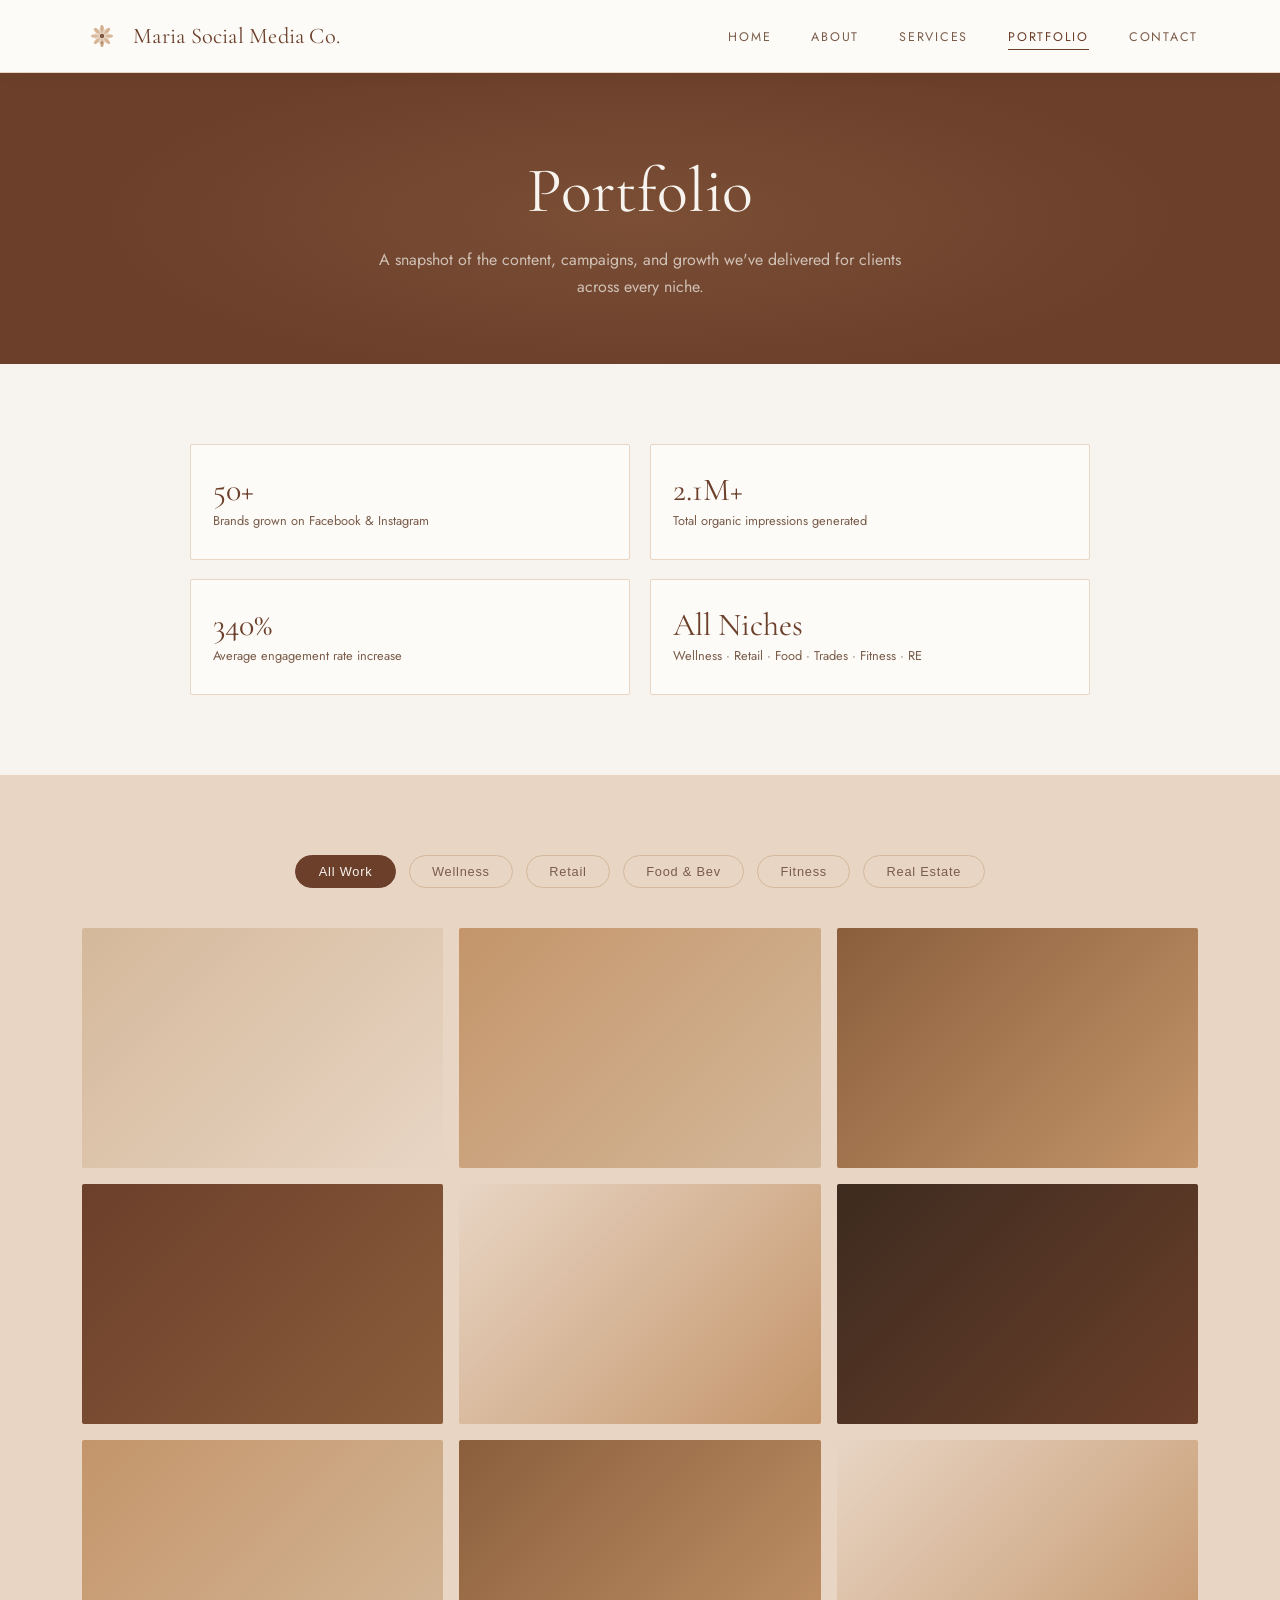
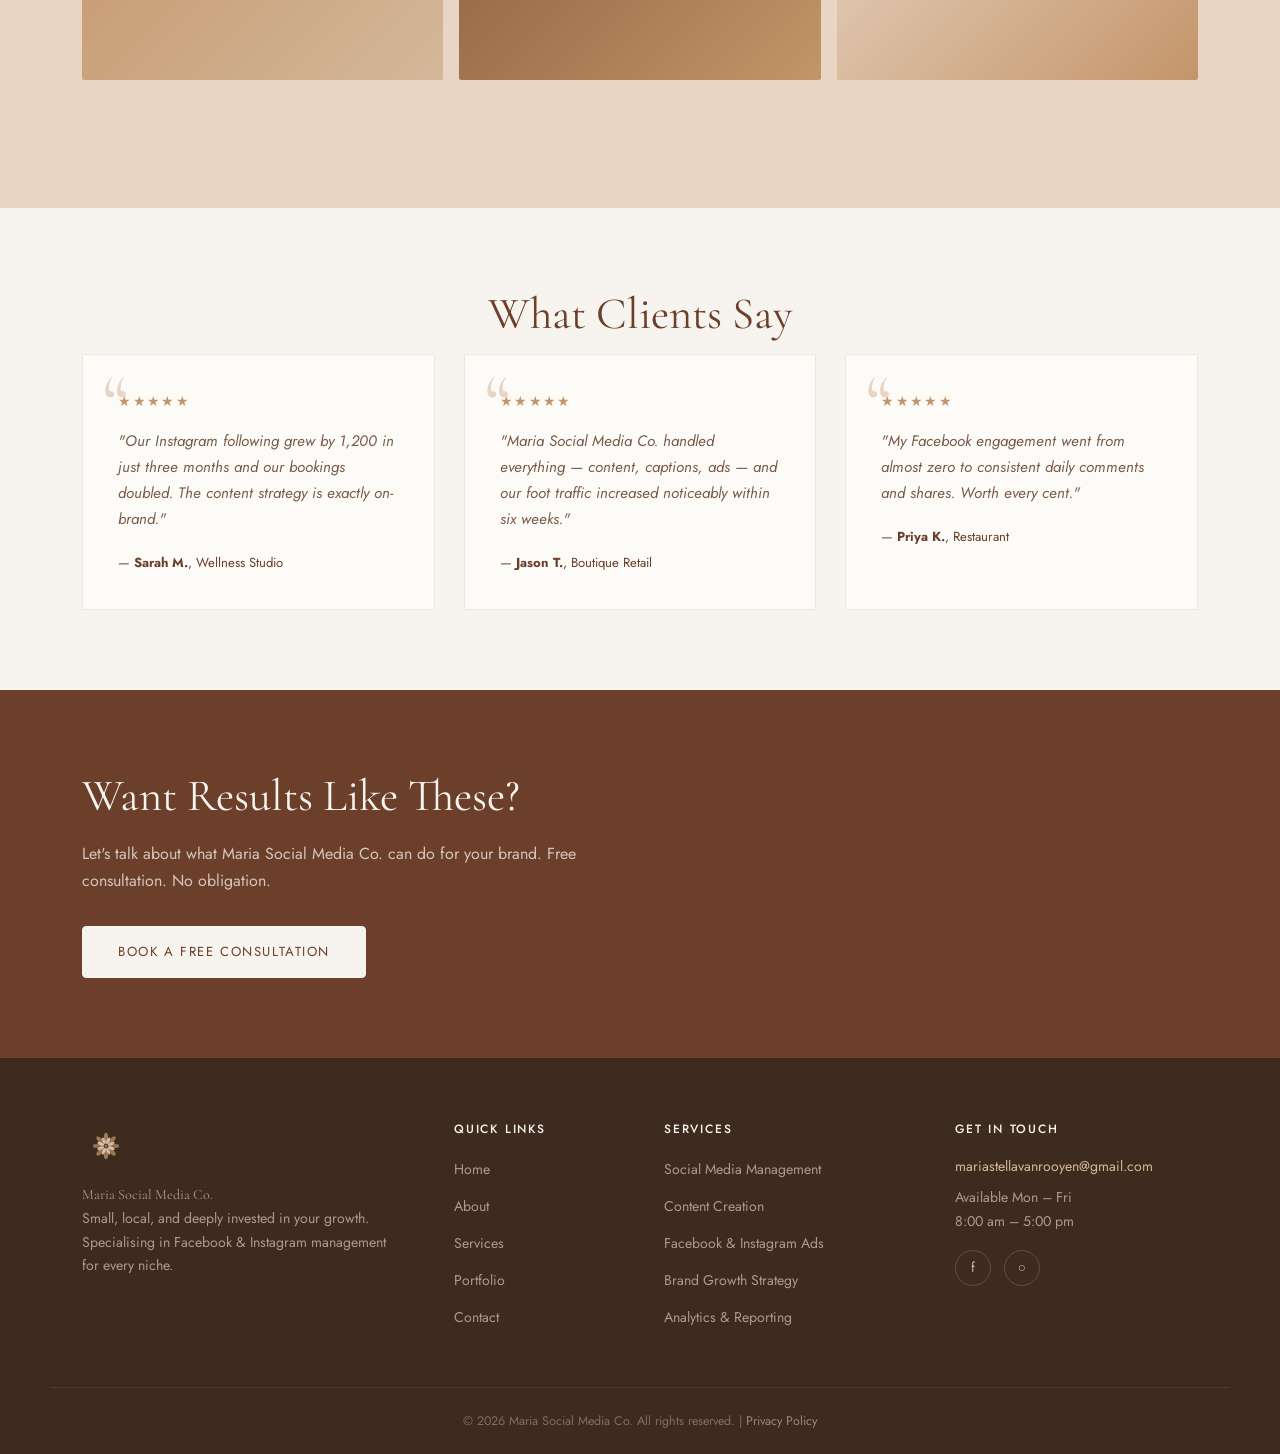
<file: portfolio.html>
<!DOCTYPE html>
<html lang="en">
<head>
  <meta charset="UTF-8" />
  <meta name="viewport" content="width=device-width, initial-scale=1.0" />
  <title>Portfolio | Maria Social Media Co. — Social Media Results for Every Niche</title>
  <meta name="description" content="See real social media results. Maria Social Media Co. has grown brands across wellness, retail, hospitality, fitness, real estate, and more on Facebook and Instagram." />
  <meta name="keywords" content="social media portfolio, social media results, Instagram growth results, Facebook page growth, content creation portfolio, social media case studies" />
  <link rel="preconnect" href="https://fonts.googleapis.com" />
  <link rel="preconnect" href="https://fonts.gstatic.com" crossorigin />
  <link href="https://fonts.googleapis.com/css2?family=Cormorant+Garamond:ital,wght@0,300;0,400;0,500;1,300;1,400&family=Jost:wght@300;400;500&display=swap" rel="stylesheet" />
  <link rel="stylesheet" href="styles.css" />
</head>
<body>

  <header class="site-header">
    <nav class="nav-container">
      <a href="index.html" class="logo-link">
        <img src="logo.svg" alt="Maria Social Media Co." class="logo-img" />
        <span class="logo-text">Maria Social Media Co.</span>
      </a>
      <button class="nav-toggle" aria-label="Open menu" id="navToggle">&#9776;</button>
      <ul class="nav-links" id="navLinks">
        <li><a href="index.html">Home</a></li>
        <li><a href="about.html">About</a></li>
        <li><a href="services.html">Services</a></li>
        <li><a href="portfolio.html" class="active">Portfolio</a></li>
        <li><a href="contact.html">Contact</a></li>
      </ul>
    </nav>
  </header>

  <section class="page-hero">
    <div class="container">
      <h1>Portfolio</h1>
      <p>A snapshot of the content, campaigns, and growth we've delivered for clients across every niche.</p>
    </div>
  </section>

  <!-- STATS BAR -->
  <section class="seo-section section-pad">
    <div class="container">
      <div class="seo-visual" style="max-width:900px;margin:0 auto;">
        <div class="seo-stat-card">
          <span class="stat-num">50+</span>
          <span class="stat-label">Brands grown on Facebook &amp; Instagram</span>
        </div>
        <div class="seo-stat-card">
          <span class="stat-num">2.1M+</span>
          <span class="stat-label">Total organic impressions generated</span>
        </div>
        <div class="seo-stat-card">
          <span class="stat-num">340%</span>
          <span class="stat-label">Average engagement rate increase</span>
        </div>
        <div class="seo-stat-card">
          <span class="stat-num">All Niches</span>
          <span class="stat-label">Wellness · Retail · Food · Trades · Fitness · RE</span>
        </div>
      </div>
    </div>
  </section>

  <!-- FILTER + PORTFOLIO -->
  <section class="section-pad bg-cream">
    <div class="container">
      <div class="portfolio-filters">
        <button class="filter-btn active" data-filter="all">All Work</button>
        <button class="filter-btn" data-filter="wellness">Wellness</button>
        <button class="filter-btn" data-filter="retail">Retail</button>
        <button class="filter-btn" data-filter="food">Food &amp; Bev</button>
        <button class="filter-btn" data-filter="fitness">Fitness</button>
        <button class="filter-btn" data-filter="realestate">Real Estate</button>
      </div>

      <div class="portfolio-grid" id="portfolioGrid">
        <div class="portfolio-item pi-1" data-cat="wellness">
          <div class="portfolio-overlay">
            <span>Yoga Studio — Instagram Growth +1,400 followers</span>
          </div>
        </div>
        <div class="portfolio-item pi-2" data-cat="retail">
          <div class="portfolio-overlay">
            <span>Boutique — Facebook &amp; IG Full Management</span>
          </div>
        </div>
        <div class="portfolio-item pi-3" data-cat="food">
          <div class="portfolio-overlay">
            <span>Restaurant — Content Creation &amp; Reels Strategy</span>
          </div>
        </div>
        <div class="portfolio-item pi-4" data-cat="fitness">
          <div class="portfolio-overlay">
            <span>Personal Trainer — Brand Storytelling &amp; Growth</span>
          </div>
        </div>
        <div class="portfolio-item pi-5" data-cat="realestate">
          <div class="portfolio-overlay">
            <span>Property Agent — Facebook Listing Campaigns</span>
          </div>
        </div>
        <div class="portfolio-item pi-6" data-cat="retail">
          <div class="portfolio-overlay">
            <span>E-Commerce Store — Facebook Ads + Organic</span>
          </div>
        </div>
        <div class="portfolio-item pi-2" data-cat="wellness">
          <div class="portfolio-overlay">
            <span>Skincare Brand — Educational Carousel Strategy</span>
          </div>
        </div>
        <div class="portfolio-item pi-3" data-cat="food">
          <div class="portfolio-overlay">
            <span>Café — Daily Stories &amp; Community Building</span>
          </div>
        </div>
        <div class="portfolio-item pi-5" data-cat="fitness">
          <div class="portfolio-overlay">
            <span>Gym — Launch Campaign &amp; Membership Drive</span>
          </div>
        </div>
      </div>
    </div>
  </section>

  <!-- TESTIMONIALS -->
  <section class="testimonials section-pad">
    <div class="container">
      <h2 class="section-title">What Clients Say</h2>
      <div class="testimonials-grid">
        <blockquote class="testimonial-card">
          <div class="stars">&#9733;&#9733;&#9733;&#9733;&#9733;</div>
          <p>"Our Instagram following grew by 1,200 in just three months and our bookings doubled. The content strategy is exactly on-brand."</p>
          <footer>— <strong>Sarah M.</strong>, Wellness Studio</footer>
        </blockquote>
        <blockquote class="testimonial-card">
          <div class="stars">&#9733;&#9733;&#9733;&#9733;&#9733;</div>
          <p>"Maria Social Media Co. handled everything — content, captions, ads — and our foot traffic increased noticeably within six weeks."</p>
          <footer>— <strong>Jason T.</strong>, Boutique Retail</footer>
        </blockquote>
        <blockquote class="testimonial-card">
          <div class="stars">&#9733;&#9733;&#9733;&#9733;&#9733;</div>
          <p>"My Facebook engagement went from almost zero to consistent daily comments and shares. Worth every cent."</p>
          <footer>— <strong>Priya K.</strong>, Restaurant</footer>
        </blockquote>
      </div>
    </div>
  </section>

  <section class="cta-banner section-pad">
    <div class="container cta-inner">
      <div class="cta-text">
        <h2>Want Results Like These?</h2>
        <p>Let's talk about what Maria Social Media Co. can do for your brand. Free consultation. No obligation.</p>
        <a href="contact.html" class="btn btn-light">Book a Free Consultation</a>
      </div>
    </div>
  </section>

  <footer class="site-footer">
    <div class="container footer-grid">
      <div class="footer-brand">
        <img src="logo.svg" alt="Maria Social Media Co." class="footer-logo" />
        <p class="footer-tagline">Maria Social Media Co.</p>
        <p>Small, local, and deeply invested in your growth. Specialising in Facebook &amp; Instagram management for every niche.</p>
      </div>
      <div class="footer-links">
        <h4>Quick Links</h4>
        <ul>
          <li><a href="index.html">Home</a></li>
          <li><a href="about.html">About</a></li>
          <li><a href="services.html">Services</a></li>
          <li><a href="portfolio.html">Portfolio</a></li>
          <li><a href="contact.html">Contact</a></li>
        </ul>
      </div>
      <div class="footer-services">
        <h4>Services</h4>
        <ul>
          <li><a href="services.html#management">Social Media Management</a></li>
          <li><a href="services.html#content">Content Creation</a></li>
          <li><a href="services.html#ads">Facebook &amp; Instagram Ads</a></li>
          <li><a href="services.html#growth">Brand Growth Strategy</a></li>
          <li><a href="services.html#analytics">Analytics &amp; Reporting</a></li>
        </ul>
      </div>
      <div class="footer-contact">
        <h4>Get in Touch</h4>
        <p><a href="mailto:mariastellavanrooyen@gmail.com">mariastellavanrooyen@gmail.com</a></p>
        <p>Available Mon – Fri<br />8:00 am – 5:00 pm</p>
        <div class="social-icons">
          <a href="#" aria-label="Facebook" class="social-icon">f</a>
          <a href="#" aria-label="Instagram" class="social-icon">&#9675;</a>
        </div>
      </div>
    </div>
    <div class="footer-bottom">
      <p>&copy; 2026 Maria Social Media Co. All rights reserved. | <a href="#">Privacy Policy</a></p>
    </div>
  </footer>

  <script src="main.js"></script>
</body>
</html>
</file>
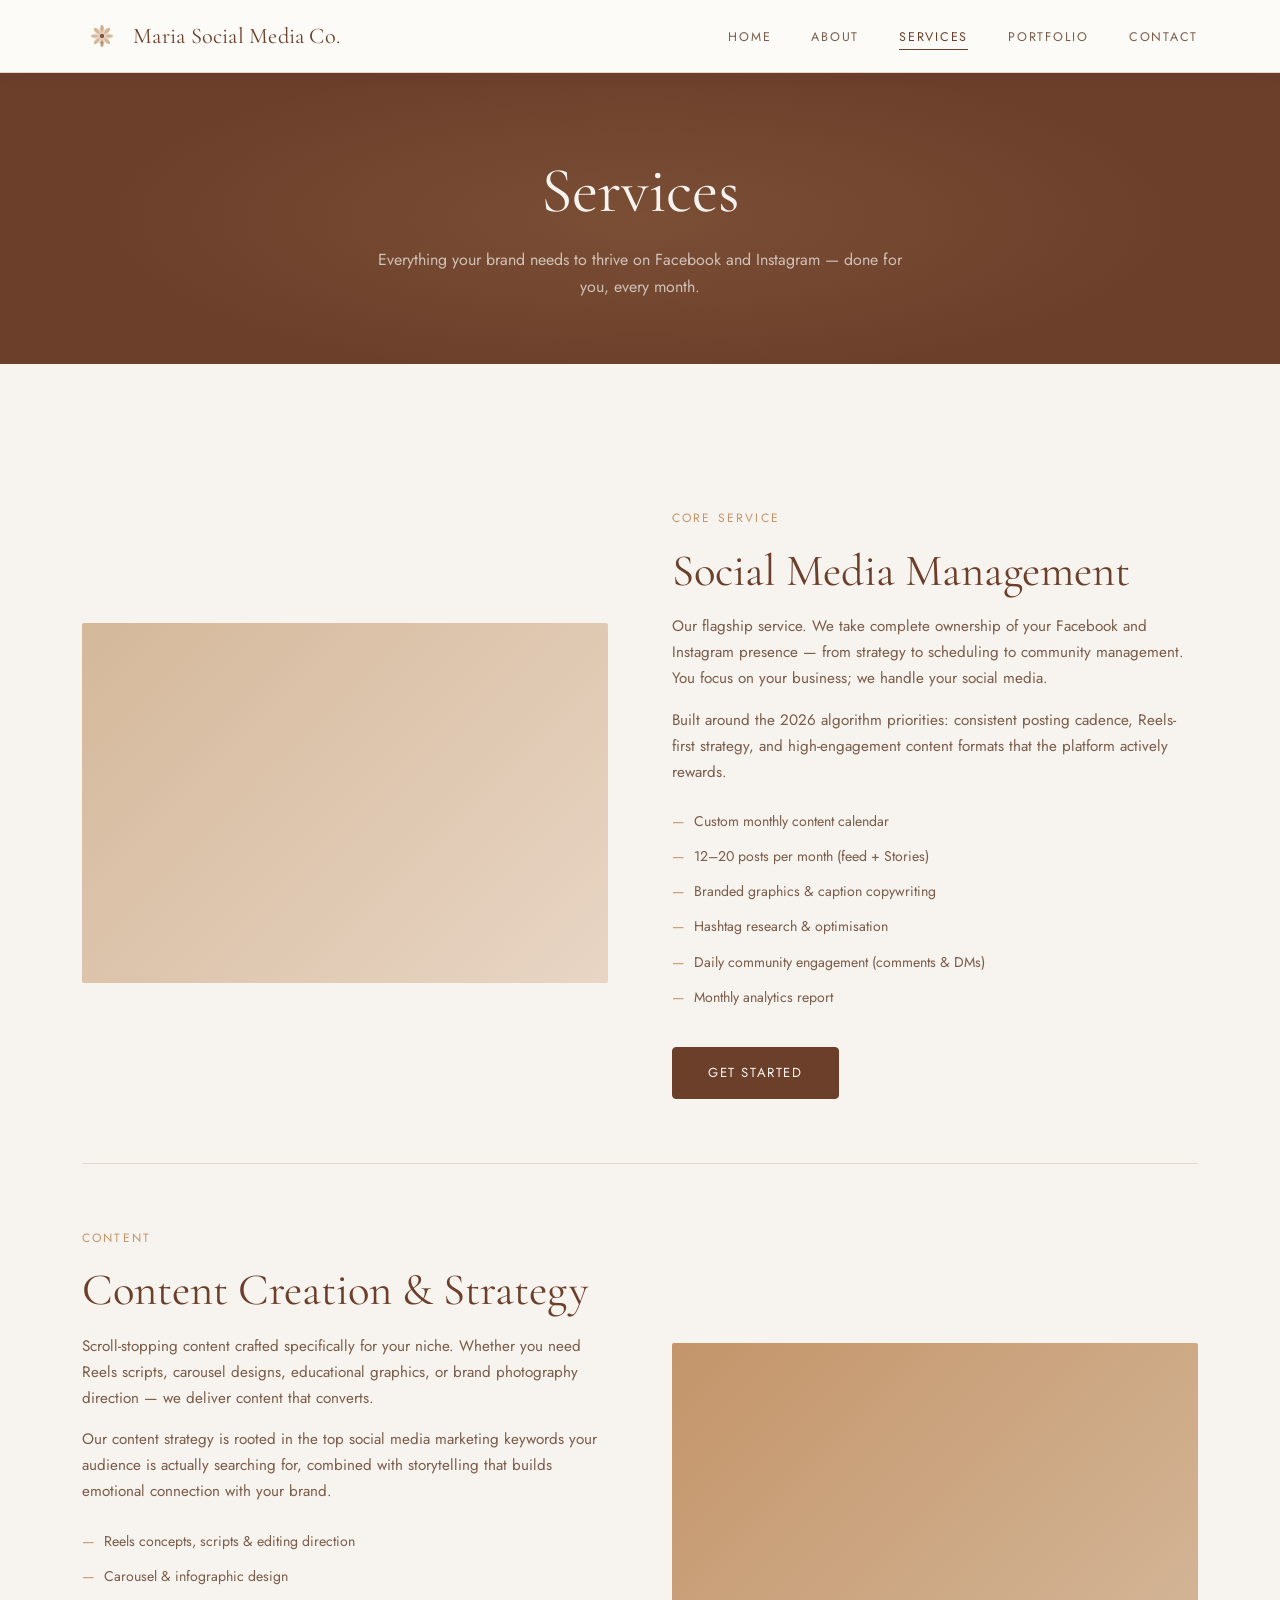
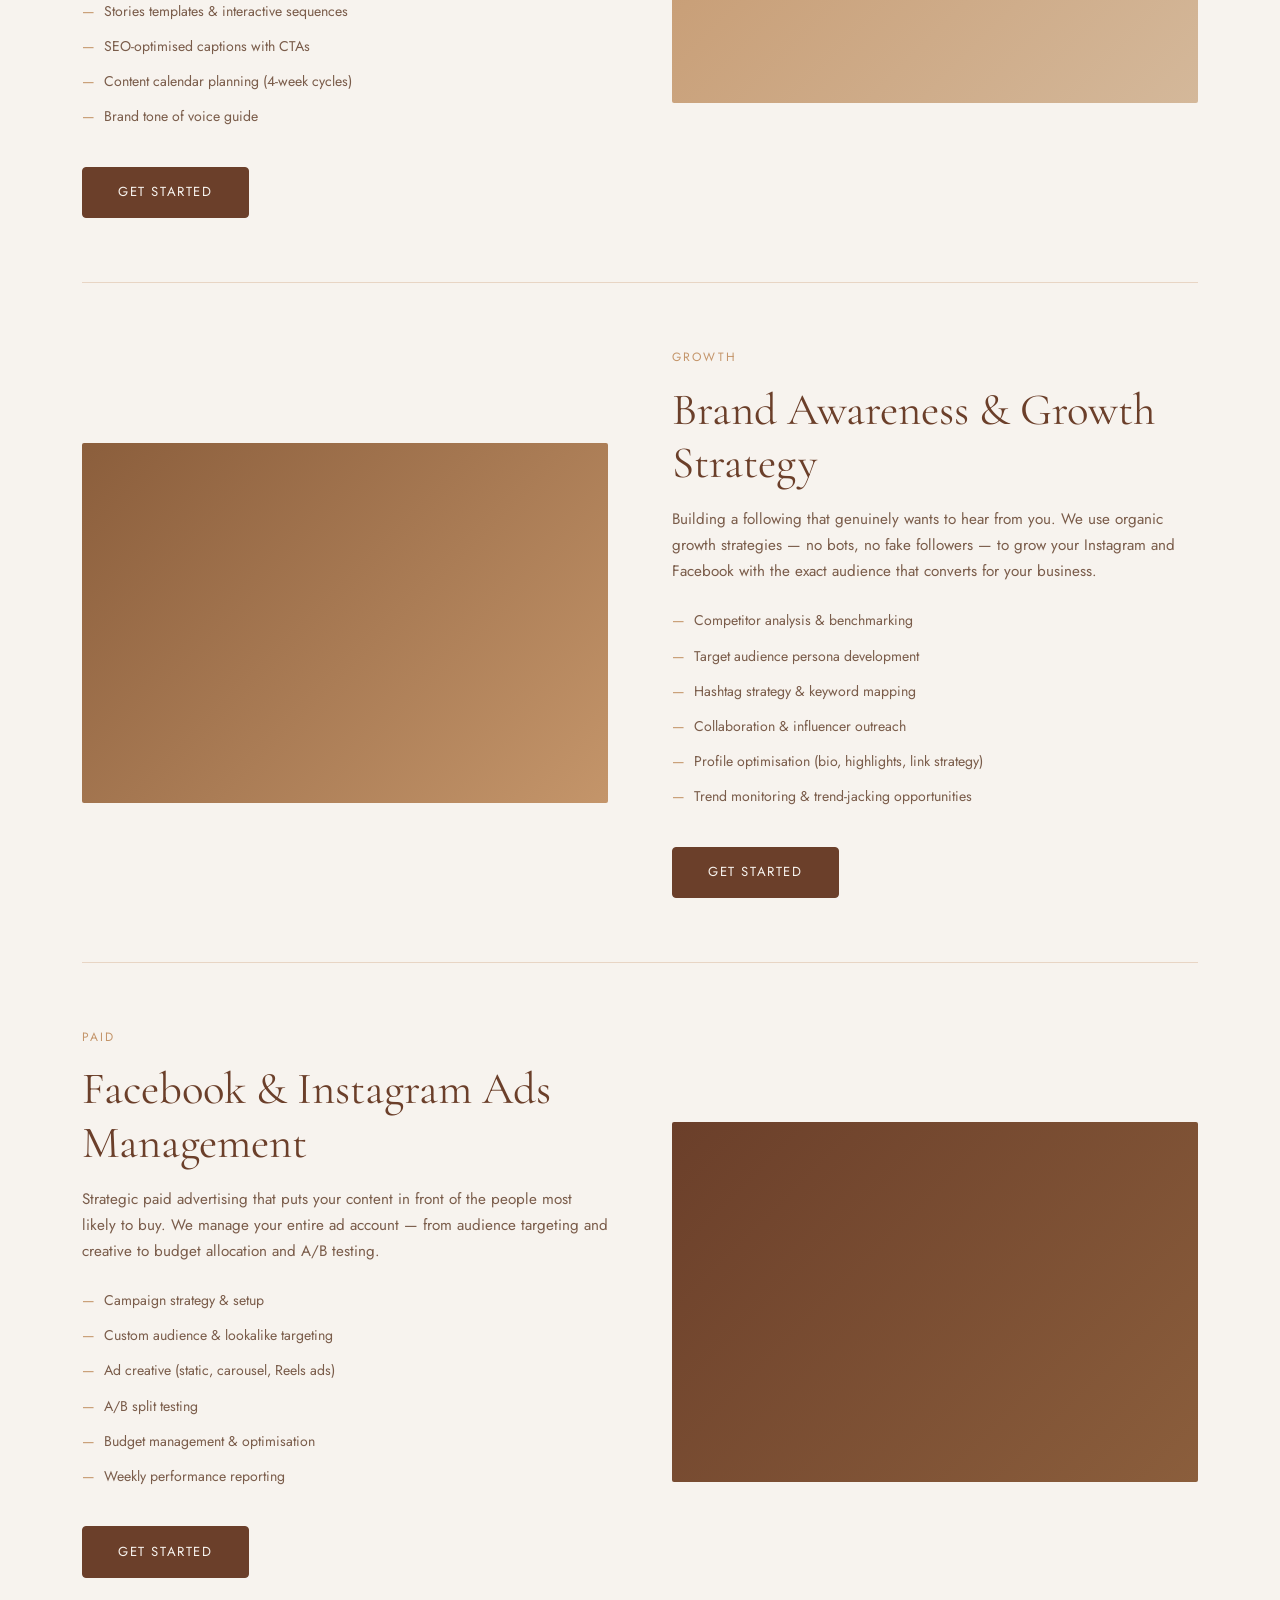
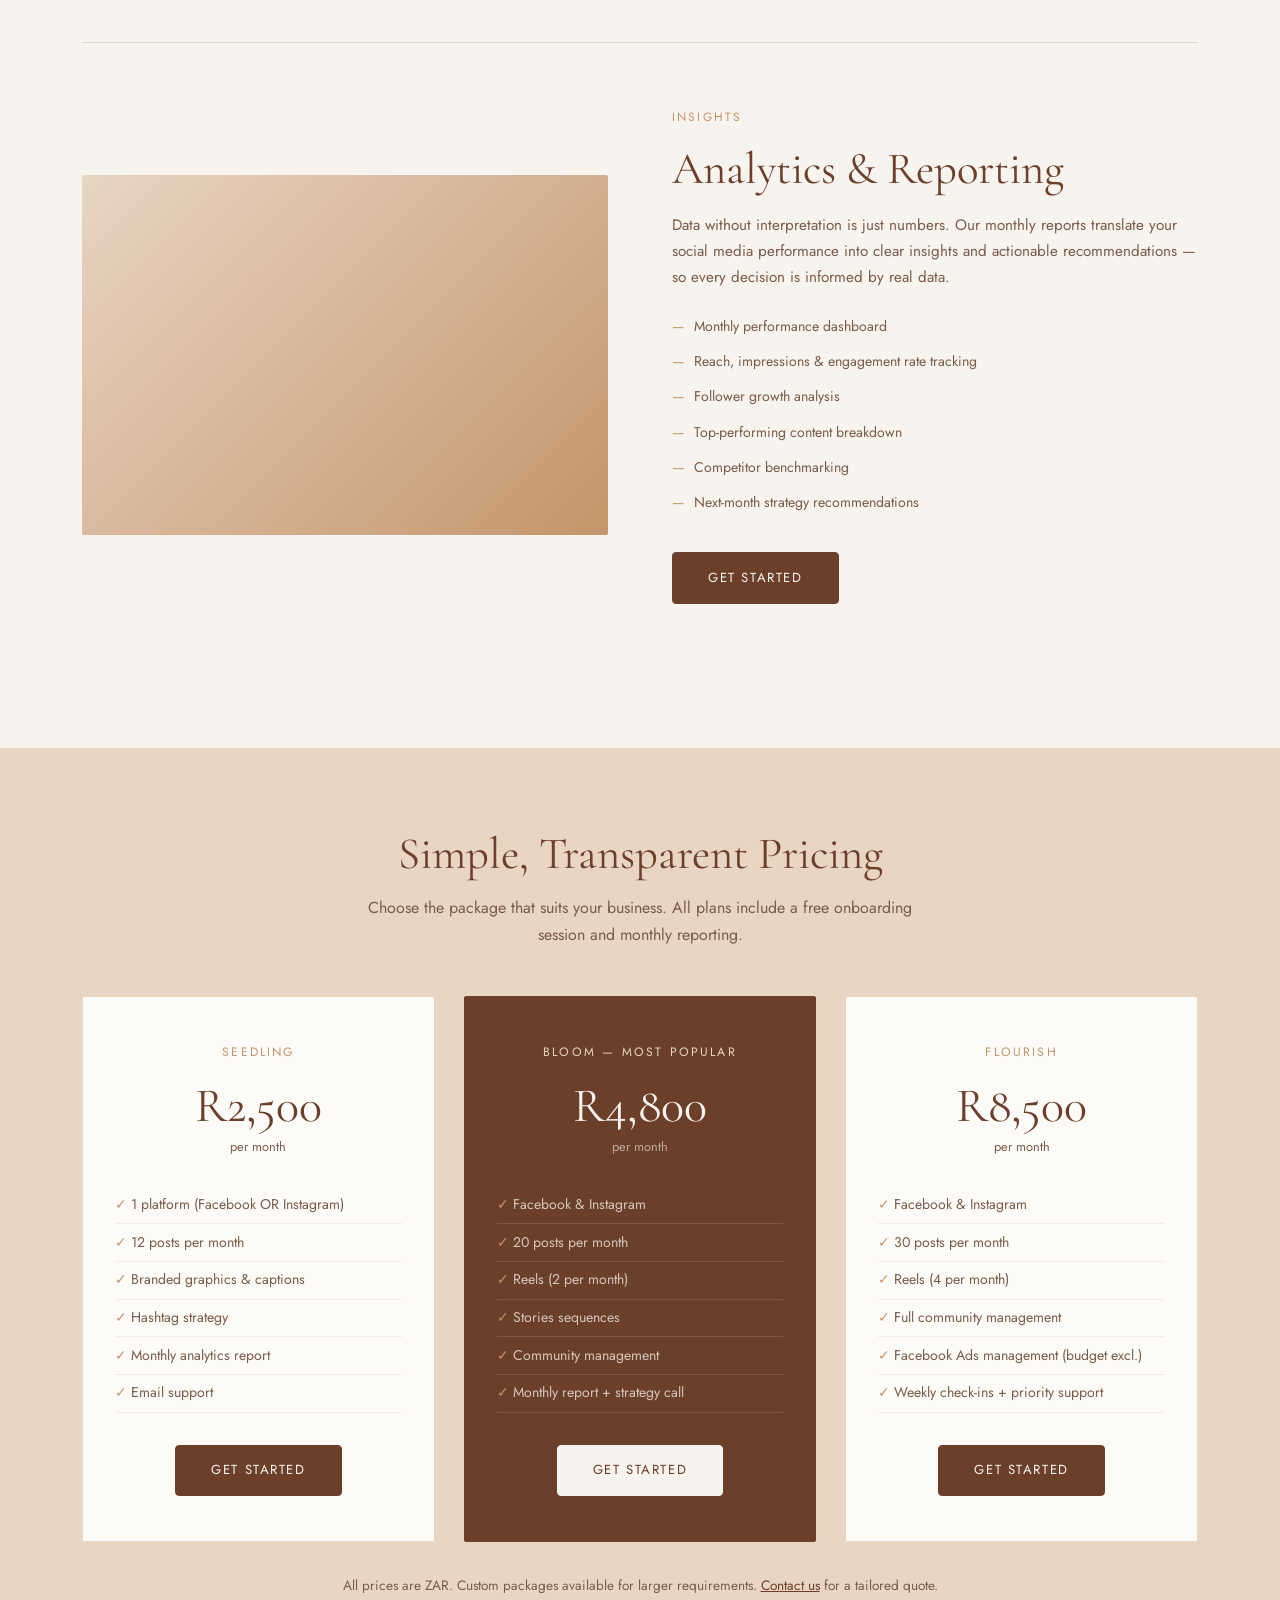
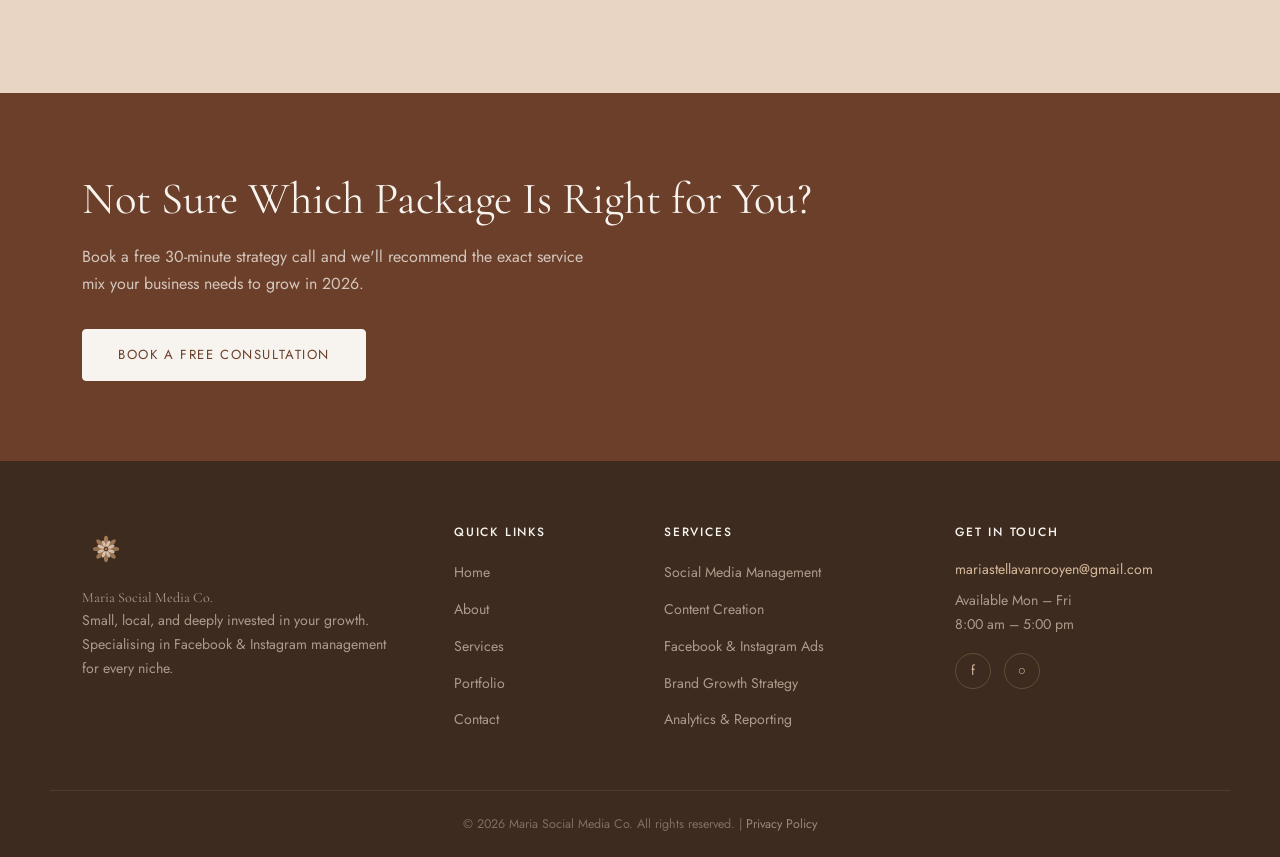
<file: services.html>
<!DOCTYPE html>
<html lang="en">
<head>
  <meta charset="UTF-8" />
  <meta name="viewport" content="width=device-width, initial-scale=1.0" />
  <title>Services &amp; Pricing | Maria Social Media Co. — Social Media Management Packages</title>
  <meta name="description" content="Explore our social media management packages for Facebook and Instagram. Content creation, engagement growth, ads management, and brand strategy — with transparent monthly pricing for every budget." />
  <meta name="keywords" content="social media management packages, social media pricing, Facebook management service, Instagram management service, content creation service, social media marketing packages, social media manager cost" />
  <link rel="preconnect" href="https://fonts.googleapis.com" />
  <link rel="preconnect" href="https://fonts.gstatic.com" crossorigin />
  <link href="https://fonts.googleapis.com/css2?family=Cormorant+Garamond:ital,wght@0,300;0,400;0,500;1,300;1,400&family=Jost:wght@300;400;500&display=swap" rel="stylesheet" />
  <link rel="stylesheet" href="styles.css" />
</head>
<body>

  <header class="site-header">
    <nav class="nav-container">
      <a href="index.html" class="logo-link">
        <img src="logo.svg" alt="Maria Social Media Co." class="logo-img" />
        <span class="logo-text">Maria Social Media Co.</span>
      </a>
      <button class="nav-toggle" aria-label="Open menu" id="navToggle">&#9776;</button>
      <ul class="nav-links" id="navLinks">
        <li><a href="index.html">Home</a></li>
        <li><a href="about.html">About</a></li>
        <li><a href="services.html" class="active">Services</a></li>
        <li><a href="portfolio.html">Portfolio</a></li>
        <li><a href="contact.html">Contact</a></li>
      </ul>
    </nav>
  </header>

  <section class="page-hero">
    <div class="container">
      <h1>Services</h1>
      <p>Everything your brand needs to thrive on Facebook and Instagram — done for you, every month.</p>
    </div>
  </section>

  <!-- SERVICE DETAILS -->
  <section class="section-pad">
    <div class="container">

      <div class="service-full" id="management">
        <div class="service-full-img sf-1"></div>
        <div class="service-full-text">
          <span class="eyebrow">Core Service</span>
          <h2>Social Media Management</h2>
          <p>Our flagship service. We take complete ownership of your Facebook and Instagram presence — from strategy to scheduling to community management. You focus on your business; we handle your social media.</p>
          <p>Built around the 2026 algorithm priorities: consistent posting cadence, Reels-first strategy, and high-engagement content formats that the platform actively rewards.</p>
          <ul class="includes-list">
            <li>Custom monthly content calendar</li>
            <li>12–20 posts per month (feed + Stories)</li>
            <li>Branded graphics &amp; caption copywriting</li>
            <li>Hashtag research &amp; optimisation</li>
            <li>Daily community engagement (comments &amp; DMs)</li>
            <li>Monthly analytics report</li>
          </ul>
          <a href="contact.html" class="btn btn-primary">Get Started</a>
        </div>
      </div>

      <div class="service-full reverse" id="content">
        <div class="service-full-img sf-2"></div>
        <div class="service-full-text">
          <span class="eyebrow">Content</span>
          <h2>Content Creation &amp; Strategy</h2>
          <p>Scroll-stopping content crafted specifically for your niche. Whether you need Reels scripts, carousel designs, educational graphics, or brand photography direction — we deliver content that converts.</p>
          <p>Our content strategy is rooted in the top social media marketing keywords your audience is actually searching for, combined with storytelling that builds emotional connection with your brand.</p>
          <ul class="includes-list">
            <li>Reels concepts, scripts &amp; editing direction</li>
            <li>Carousel &amp; infographic design</li>
            <li>Stories templates &amp; interactive sequences</li>
            <li>SEO-optimised captions with CTAs</li>
            <li>Content calendar planning (4-week cycles)</li>
            <li>Brand tone of voice guide</li>
          </ul>
          <a href="contact.html" class="btn btn-primary">Get Started</a>
        </div>
      </div>

      <div class="service-full" id="growth">
        <div class="service-full-img sf-3"></div>
        <div class="service-full-text">
          <span class="eyebrow">Growth</span>
          <h2>Brand Awareness &amp; Growth Strategy</h2>
          <p>Building a following that genuinely wants to hear from you. We use organic growth strategies — no bots, no fake followers — to grow your Instagram and Facebook with the exact audience that converts for your business.</p>
          <ul class="includes-list">
            <li>Competitor analysis &amp; benchmarking</li>
            <li>Target audience persona development</li>
            <li>Hashtag strategy &amp; keyword mapping</li>
            <li>Collaboration &amp; influencer outreach</li>
            <li>Profile optimisation (bio, highlights, link strategy)</li>
            <li>Trend monitoring &amp; trend-jacking opportunities</li>
          </ul>
          <a href="contact.html" class="btn btn-primary">Get Started</a>
        </div>
      </div>

      <div class="service-full reverse" id="ads">
        <div class="service-full-img sf-4"></div>
        <div class="service-full-text">
          <span class="eyebrow">Paid</span>
          <h2>Facebook &amp; Instagram Ads Management</h2>
          <p>Strategic paid advertising that puts your content in front of the people most likely to buy. We manage your entire ad account — from audience targeting and creative to budget allocation and A/B testing.</p>
          <ul class="includes-list">
            <li>Campaign strategy &amp; setup</li>
            <li>Custom audience &amp; lookalike targeting</li>
            <li>Ad creative (static, carousel, Reels ads)</li>
            <li>A/B split testing</li>
            <li>Budget management &amp; optimisation</li>
            <li>Weekly performance reporting</li>
          </ul>
          <a href="contact.html" class="btn btn-primary">Get Started</a>
        </div>
      </div>

      <div class="service-full" id="analytics">
        <div class="service-full-img sf-5"></div>
        <div class="service-full-text">
          <span class="eyebrow">Insights</span>
          <h2>Analytics &amp; Reporting</h2>
          <p>Data without interpretation is just numbers. Our monthly reports translate your social media performance into clear insights and actionable recommendations — so every decision is informed by real data.</p>
          <ul class="includes-list">
            <li>Monthly performance dashboard</li>
            <li>Reach, impressions &amp; engagement rate tracking</li>
            <li>Follower growth analysis</li>
            <li>Top-performing content breakdown</li>
            <li>Competitor benchmarking</li>
            <li>Next-month strategy recommendations</li>
          </ul>
          <a href="contact.html" class="btn btn-primary">Get Started</a>
        </div>
      </div>

    </div>
  </section>

  <!-- PRICING -->
  <section class="section-pad bg-cream" id="pricing">
    <div class="container">
      <h2 class="section-title">Simple, Transparent Pricing</h2>
      <p class="section-sub">Choose the package that suits your business. All plans include a free onboarding session and monthly reporting.</p>
      <div class="pricing-grid">

        <div class="pricing-card">
          <span class="plan-name">Seedling</span>
          <div class="plan-price">R2,500</div>
          <div class="plan-period">per month</div>
          <ul class="plan-features">
            <li>1 platform (Facebook OR Instagram)</li>
            <li>12 posts per month</li>
            <li>Branded graphics &amp; captions</li>
            <li>Hashtag strategy</li>
            <li>Monthly analytics report</li>
            <li>Email support</li>
          </ul>
          <a href="contact.html" class="btn btn-primary">Get Started</a>
        </div>

        <div class="pricing-card featured">
          <span class="plan-name">Bloom — Most Popular</span>
          <div class="plan-price">R4,800</div>
          <div class="plan-period">per month</div>
          <ul class="plan-features">
            <li>Facebook &amp; Instagram</li>
            <li>20 posts per month</li>
            <li>Reels (2 per month)</li>
            <li>Stories sequences</li>
            <li>Community management</li>
            <li>Monthly report + strategy call</li>
          </ul>
          <a href="contact.html" class="btn btn-light">Get Started</a>
        </div>

        <div class="pricing-card">
          <span class="plan-name">Flourish</span>
          <div class="plan-price">R8,500</div>
          <div class="plan-period">per month</div>
          <ul class="plan-features">
            <li>Facebook &amp; Instagram</li>
            <li>30 posts per month</li>
            <li>Reels (4 per month)</li>
            <li>Full community management</li>
            <li>Facebook Ads management (budget excl.)</li>
            <li>Weekly check-ins + priority support</li>
          </ul>
          <a href="contact.html" class="btn btn-primary">Get Started</a>
        </div>

      </div>
      <p style="text-align:center; margin-top:2rem; font-size:0.85rem;">All prices are ZAR. Custom packages available for larger requirements. <a href="contact.html" style="color:var(--brown); text-decoration:underline;">Contact us</a> for a tailored quote.</p>
    </div>
  </section>

  <section class="cta-banner section-pad">
    <div class="container cta-inner">
      <div class="cta-text">
        <h2>Not Sure Which Package Is Right for You?</h2>
        <p>Book a free 30-minute strategy call and we'll recommend the exact service mix your business needs to grow in 2026.</p>
        <a href="contact.html" class="btn btn-light">Book a Free Consultation</a>
      </div>
    </div>
  </section>

  <footer class="site-footer">
    <div class="container footer-grid">
      <div class="footer-brand">
        <img src="logo.svg" alt="Maria Social Media Co." class="footer-logo" />
        <p class="footer-tagline">Maria Social Media Co.</p>
        <p>Small, local, and deeply invested in your growth. Specialising in Facebook &amp; Instagram management for every niche.</p>
      </div>
      <div class="footer-links">
        <h4>Quick Links</h4>
        <ul>
          <li><a href="index.html">Home</a></li>
          <li><a href="about.html">About</a></li>
          <li><a href="services.html">Services</a></li>
          <li><a href="portfolio.html">Portfolio</a></li>
          <li><a href="contact.html">Contact</a></li>
        </ul>
      </div>
      <div class="footer-services">
        <h4>Services</h4>
        <ul>
          <li><a href="#management">Social Media Management</a></li>
          <li><a href="#content">Content Creation</a></li>
          <li><a href="#ads">Facebook &amp; Instagram Ads</a></li>
          <li><a href="#growth">Brand Growth Strategy</a></li>
          <li><a href="#analytics">Analytics &amp; Reporting</a></li>
        </ul>
      </div>
      <div class="footer-contact">
        <h4>Get in Touch</h4>
        <p><a href="mailto:mariastellavanrooyen@gmail.com">mariastellavanrooyen@gmail.com</a></p>
        <p>Available Mon – Fri<br />8:00 am – 5:00 pm</p>
        <div class="social-icons">
          <a href="#" aria-label="Facebook" class="social-icon">f</a>
          <a href="#" aria-label="Instagram" class="social-icon">&#9675;</a>
        </div>
      </div>
    </div>
    <div class="footer-bottom">
      <p>&copy; 2026 Maria Social Media Co. All rights reserved. | <a href="#">Privacy Policy</a></p>
    </div>
  </footer>

  <script src="main.js"></script>
</body>
</html>
</file>
<file: styles.css>
/* ===================================================
   BLOOM SOCIAL CO. — Main Stylesheet
   Palette: Cream #F7F3EE, Beige #E8D5C4, Brown #6B3F2A
   =================================================== */

/* ---- RESET & BASE ---- */
*, *::before, *::after { box-sizing: border-box; margin: 0; padding: 0; }

:root {
  --cream:       #F7F3EE;
  --beige:       #E8D5C4;
  --beige-dark:  #D4B89A;
  --brown:       #6B3F2A;
  --brown-light: #8B5E3C;
  --brown-pale:  #C4956A;
  --text:        #3D2B1F;
  --text-light:  #7A5C4A;
  --white:       #FDFBF8;
  --font-serif:  'Cormorant Garamond', Georgia, serif;
  --font-sans:   'Jost', 'Helvetica Neue', Arial, sans-serif;
  --radius:      4px;
  --transition:  0.3s ease;
  --shadow:      0 4px 24px rgba(107,63,42,0.08);
}

html { scroll-behavior: smooth; }

body {
  font-family: var(--font-sans);
  font-size: 16px;
  line-height: 1.7;
  color: var(--text);
  background: var(--cream);
}

img { max-width: 100%; display: block; }
a  { color: inherit; text-decoration: none; }
ul { list-style: none; }

/* ---- TYPOGRAPHY ---- */
h1, h2, h3, h4 {
  font-family: var(--font-serif);
  font-weight: 400;
  line-height: 1.2;
  color: var(--brown);
}

h1 { font-size: clamp(2.4rem, 5vw, 4rem); }
h2 { font-size: clamp(1.8rem, 3.5vw, 2.8rem); }
h3 { font-size: clamp(1.2rem, 2.5vw, 1.6rem); }

em { font-style: italic; color: var(--brown-light); }

p { margin-bottom: 1rem; color: var(--text-light); }

/* ---- CONTAINERS ---- */
.container       { max-width: 1180px; margin: 0 auto; padding: 0 2rem; }
.section-pad     { padding: 5rem 0; }
.bg-cream        { background: var(--beige); }

/* ---- BUTTONS ---- */
.btn {
  display: inline-block;
  font-family: var(--font-sans);
  font-size: 0.82rem;
  letter-spacing: 0.12em;
  text-transform: uppercase;
  padding: 0.85rem 2.2rem;
  border-radius: var(--radius);
  transition: var(--transition);
  cursor: pointer;
  border: 1.5px solid transparent;
}

.btn-primary {
  background: var(--brown);
  color: var(--cream);
  border-color: var(--brown);
}
.btn-primary:hover {
  background: var(--brown-light);
  border-color: var(--brown-light);
}

.btn-outline {
  background: transparent;
  color: var(--cream);
  border-color: var(--cream);
}
.btn-outline:hover {
  background: var(--cream);
  color: var(--brown);
}

.btn-light {
  background: var(--cream);
  color: var(--brown);
  border-color: var(--cream);
}
.btn-light:hover {
  background: var(--beige);
  border-color: var(--beige);
}

/* ---- NAVIGATION ---- */
.site-header {
  position: sticky;
  top: 0;
  z-index: 100;
  background: var(--white);
  border-bottom: 1px solid var(--beige);
  box-shadow: 0 2px 16px rgba(107,63,42,0.05);
}

.nav-container {
  max-width: 1180px;
  margin: 0 auto;
  padding: 0 2rem;
  display: flex;
  align-items: center;
  justify-content: space-between;
  height: 72px;
}

.logo-link {
  display: flex;
  align-items: center;
  gap: 0.7rem;
}

.logo-img { width: 40px; height: 40px; }

.logo-text {
  font-family: var(--font-serif);
  font-size: 1.4rem;
  color: var(--brown);
  letter-spacing: 0.01em;
}

.nav-links {
  display: flex;
  gap: 2.5rem;
  align-items: center;
}

.nav-links a {
  font-size: 0.78rem;
  letter-spacing: 0.14em;
  text-transform: uppercase;
  color: var(--text-light);
  transition: color var(--transition);
  position: relative;
}

.nav-links a::after {
  content: '';
  position: absolute;
  bottom: -4px;
  left: 0;
  width: 0;
  height: 1px;
  background: var(--brown);
  transition: width var(--transition);
}

.nav-links a:hover,
.nav-links a.active {
  color: var(--brown);
}

.nav-links a:hover::after,
.nav-links a.active::after {
  width: 100%;
}

.nav-toggle {
  display: none;
  background: none;
  border: none;
  font-size: 1.5rem;
  color: var(--brown);
  cursor: pointer;
}

/* ---- HERO ---- */
.hero {
  position: relative;
  min-height: 88vh;
  background: var(--brown); /* fallback until Canva image is added */
  background-size: cover;
  background-position: center;
  display: flex;
  align-items: center;
  overflow: hidden;
}

/* Layered gradient texture background */
.hero::before {
  content: '';
  position: absolute;
  inset: 0;
  background:
    radial-gradient(ellipse 70% 60% at 80% 40%, rgba(196,149,106,0.25) 0%, transparent 60%),
    radial-gradient(ellipse 50% 50% at 20% 70%, rgba(232,213,196,0.15) 0%, transparent 50%),
    linear-gradient(145deg, #3D2B1F 0%, #6B3F2A 45%, #8B5E3C 100%);
}

.hero::after {
  content: '';
  position: absolute;
  top: -10%;
  right: -5%;
  width: 55%;
  height: 120%;
  background: radial-gradient(ellipse at center, rgba(232,213,196,0.12) 0%, transparent 65%);
  border-radius: 50%;
}

.hero-overlay {
  position: absolute;
  inset: 0;
  background: url("data:image/svg+xml,%3Csvg xmlns='http://www.w3.org/2000/svg' width='200' height='200' viewBox='0 0 200 200'%3E%3Ccircle cx='100' cy='100' r='80' fill='none' stroke='rgba(232,213,196,0.04)' stroke-width='1'/%3E%3Ccircle cx='100' cy='100' r='50' fill='none' stroke='rgba(232,213,196,0.03)' stroke-width='1'/%3E%3C/svg%3E") center/300px repeat;
  opacity: 0.5;
}

.hero-content {
  position: relative;
  z-index: 2;
  max-width: 680px;
  padding: 4rem 2rem 4rem 10%;
}

.hero-eyebrow {
  font-size: 0.76rem;
  letter-spacing: 0.2em;
  text-transform: uppercase;
  color: var(--beige-dark);
  margin-bottom: 1.2rem;
}

.hero h1 {
  color: var(--cream);
  margin-bottom: 1.4rem;
}

.hero h1 em { color: var(--beige); }

.hero-sub {
  color: rgba(247,243,238,0.8);
  font-size: 1.05rem;
  max-width: 520px;
  margin-bottom: 2.4rem;
}

.hero-cta {
  display: flex;
  gap: 1rem;
  flex-wrap: wrap;
}

.hero-scroll-hint {
  position: absolute;
  bottom: 2rem;
  left: 50%;
  transform: translateX(-50%);
  z-index: 2;
}

.hero-scroll-hint span {
  display: block;
  width: 1px;
  height: 48px;
  background: rgba(232,213,196,0.4);
  margin: 0 auto;
  animation: scrollLine 2s ease infinite;
}

@keyframes scrollLine {
  0%   { opacity: 0; transform: scaleY(0); transform-origin: top; }
  50%  { opacity: 1; }
  100% { opacity: 0; transform: scaleY(1); transform-origin: top; }
}

/* ---- CANVA BANNER ---- */
.canva-banner { width: 100%; }

.canva-banner-inner {
  min-height: 480px;
  display: flex;
  align-items: center;
  justify-content: flex-end;
  padding: 3rem 5%;
  position: relative;
  background-color: var(--beige); /* fallback while image loads */
}

.canva-banner-overlay {
  display: flex;
  align-items: center;
  justify-content: flex-end;
  width: 100%;
}

.canva-nav-cards {
  display: grid;
  grid-template-columns: 1fr 1fr;
  gap: 1.2rem;
  max-width: 420px;
}

.nav-card {
  display: flex;
  align-items: center;
  justify-content: center;
  padding: 2rem 1.5rem;
  font-family: var(--font-serif);
  font-size: 1.1rem;
  color: var(--brown);
  background: rgba(247,243,238,0.88);
  border-radius: 2px;
  text-align: center;
  box-shadow: 0 2px 12px rgba(107,63,42,0.10);
  transition: transform var(--transition), box-shadow var(--transition);
  position: relative;
}

/* Sticky-note tape effect */
.nav-card::before {
  content: '';
  position: absolute;
  top: -10px;
  left: 50%;
  transform: translateX(-50%);
  width: 48px;
  height: 18px;
  background: rgba(232,213,196,0.75);
  border-radius: 2px;
}

.nav-card--dark {
  background: rgba(107,63,42,0.85);
  color: var(--cream);
}

.nav-card--mid {
  background: rgba(139,94,60,0.80);
  color: var(--cream);
}

.nav-card:hover {
  transform: translateY(-3px);
  box-shadow: 0 6px 20px rgba(107,63,42,0.18);
}

@media (max-width: 640px) {
  .canva-banner-inner {
    justify-content: center;
    min-height: 360px;
  }
  .canva-nav-cards { max-width: 100%; }
}

/* ---- SEO STRIP ---- */
.seo-strip {
  background: var(--brown);
  padding: 1rem 0;
}

.seo-strip p {
  color: var(--beige);
  font-size: 0.75rem;
  letter-spacing: 0.12em;
  text-transform: uppercase;
  text-align: center;
  margin: 0;
}

.seo-strip strong { color: var(--cream); }

/* ---- SECTION TITLES ---- */
.section-title {
  text-align: center;
  margin-bottom: 0.75rem;
}

.section-sub {
  text-align: center;
  max-width: 580px;
  margin: 0 auto 3rem;
  font-size: 1rem;
}

/* ---- PILLARS ---- */
.pillars-grid {
  display: grid;
  grid-template-columns: repeat(3, 1fr);
  gap: 2rem;
}

.pillar-card {
  text-align: center;
  padding: 2.5rem 2rem;
  border: 1px solid var(--beige);
  border-radius: 2px;
  background: var(--white);
  transition: box-shadow var(--transition), transform var(--transition);
}

.pillar-card:hover {
  box-shadow: var(--shadow);
  transform: translateY(-3px);
}

.pillar-icon {
  font-size: 2rem;
  color: var(--brown-pale);
  margin-bottom: 1.2rem;
}

.pillar-card h3 { margin-bottom: 0.8rem; }
.pillar-card p  { font-size: 0.95rem; }

/* ---- SERVICES GRID ---- */
.services-grid {
  display: grid;
  grid-template-columns: repeat(3, 1fr);
  gap: 1.8rem;
  margin-bottom: 3rem;
}

.service-card {
  background: var(--white);
  border: 1px solid rgba(196,149,106,0.2);
  border-radius: 2px;
  overflow: hidden;
  transition: box-shadow var(--transition), transform var(--transition);
}

.service-card:hover {
  box-shadow: var(--shadow);
  transform: translateY(-4px);
}

.service-img-wrap { height: 180px; overflow: hidden; }

/* Placeholder colours per card — replace with real images */
.service-img-placeholder {
  width: 100%;
  height: 100%;
}
.si-1 { background: linear-gradient(135deg, #D4B89A, #E8D5C4); }
.si-2 { background: linear-gradient(135deg, #C4956A, #D4B89A); }
.si-3 { background: linear-gradient(135deg, #8B5E3C, #C4956A); }
.si-4 { background: linear-gradient(135deg, #6B3F2A, #8B5E3C); }
.si-5 { background: linear-gradient(135deg, #E8D5C4, #F7F3EE); }
.si-6 { background: linear-gradient(135deg, #D4B89A, #8B5E3C); }

.service-body {
  padding: 1.6rem;
}

.service-body h3 { margin-bottom: 0.6rem; font-size: 1.2rem; }
.service-body p  { font-size: 0.9rem; margin-bottom: 1rem; }

.link-arrow {
  font-size: 0.8rem;
  letter-spacing: 0.08em;
  color: var(--brown);
  text-transform: uppercase;
  display: inline-flex;
  align-items: center;
  gap: 0.3rem;
  transition: gap var(--transition);
}

.link-arrow:hover { gap: 0.6rem; }

.center-cta { text-align: center; }

/* ---- SEO SECTION ---- */
.two-col {
  display: grid;
  grid-template-columns: 1fr 1fr;
  gap: 5rem;
  align-items: center;
}

.eyebrow {
  display: block;
  font-size: 0.75rem;
  letter-spacing: 0.18em;
  text-transform: uppercase;
  color: var(--brown-pale);
  margin-bottom: 1rem;
}

.seo-text h2 { margin-bottom: 1.2rem; }
.seo-text p  { font-size: 0.95rem; }

.seo-list {
  list-style: none;
  margin: 1.5rem 0 2rem;
}

.seo-list li {
  font-size: 0.9rem;
  color: var(--text-light);
  padding: 0.4rem 0;
  border-bottom: 1px solid rgba(196,149,106,0.2);
}

.seo-visual {
  display: grid;
  grid-template-columns: 1fr 1fr;
  gap: 1.2rem;
}

.seo-stat-card {
  background: var(--white);
  border: 1px solid var(--beige);
  padding: 1.8rem 1.4rem;
  border-radius: 2px;
  display: flex;
  flex-direction: column;
  gap: 0.4rem;
}

.stat-num {
  font-family: var(--font-serif);
  font-size: 2rem;
  color: var(--brown);
  line-height: 1;
}

.stat-label {
  font-size: 0.8rem;
  color: var(--text-light);
  line-height: 1.4;
}

/* ---- TESTIMONIALS ---- */
.testimonials-grid {
  display: grid;
  grid-template-columns: repeat(3, 1fr);
  gap: 1.8rem;
}

.testimonial-card {
  background: var(--white);
  border: 1px solid rgba(196,149,106,0.2);
  padding: 2.2rem;
  border-radius: 2px;
  position: relative;
}

.testimonial-card::before {
  content: '\201C';
  font-family: var(--font-serif);
  font-size: 5rem;
  color: var(--beige);
  position: absolute;
  top: 0.5rem;
  left: 1.2rem;
  line-height: 1;
}

.stars {
  color: var(--brown-pale);
  font-size: 0.85rem;
  letter-spacing: 0.1em;
  margin-bottom: 1rem;
}

.testimonial-card p {
  font-style: italic;
  font-size: 0.95rem;
  margin-bottom: 1.2rem;
}

.testimonial-card footer {
  font-size: 0.82rem;
  color: var(--brown);
}

/* ---- NICHES ---- */
.niches-wrap {
  display: flex;
  flex-wrap: wrap;
  gap: 0.8rem;
  justify-content: center;
}

.niche-tag {
  display: inline-block;
  padding: 0.55rem 1.4rem;
  border: 1px solid var(--brown-pale);
  border-radius: 100px;
  font-size: 0.82rem;
  letter-spacing: 0.06em;
  color: var(--brown);
  background: var(--white);
  transition: background var(--transition), color var(--transition);
}

.niche-tag:hover {
  background: var(--brown);
  color: var(--cream);
}

/* ---- PORTFOLIO GRID ---- */
.portfolio-grid {
  display: grid;
  grid-template-columns: repeat(3, 1fr);
  gap: 1rem;
  margin-bottom: 3rem;
}

.portfolio-item {
  position: relative;
  height: 240px;
  border-radius: 2px;
  overflow: hidden;
  cursor: pointer;
}

.pi-1 { background: linear-gradient(135deg, #D4B89A 0%, #E8D5C4 100%); }
.pi-2 { background: linear-gradient(135deg, #C4956A 0%, #D4B89A 100%); }
.pi-3 { background: linear-gradient(135deg, #8B5E3C 0%, #C4956A 100%); }
.pi-4 { background: linear-gradient(135deg, #6B3F2A 0%, #8B5E3C 100%); }
.pi-5 { background: linear-gradient(135deg, #E8D5C4 0%, #C4956A 100%); }
.pi-6 { background: linear-gradient(135deg, #3D2B1F 0%, #6B3F2A 100%); }

.portfolio-overlay {
  position: absolute;
  inset: 0;
  background: rgba(61,43,31,0.7);
  display: flex;
  align-items: flex-end;
  padding: 1.4rem;
  opacity: 0;
  transition: opacity var(--transition);
}

.portfolio-item:hover .portfolio-overlay { opacity: 1; }

.portfolio-overlay span {
  color: var(--cream);
  font-size: 0.85rem;
  letter-spacing: 0.06em;
  font-family: var(--font-serif);
  font-size: 1rem;
}

/* ---- CTA BANNER ---- */
.cta-banner {
  background: var(--brown);
  padding: 5rem 0;
}

.cta-inner {
  display: flex;
  align-items: center;
  gap: 3rem;
}

.cta-flower { flex-shrink: 0; }

.cta-logo {
  width: 90px;
  height: 90px;
  filter: brightness(0) invert(1) opacity(0.3);
}

.cta-text h2 {
  color: var(--cream);
  margin-bottom: 1rem;
}

.cta-text p {
  color: rgba(247,243,238,0.75);
  max-width: 520px;
  margin-bottom: 2rem;
}

/* ---- FOOTER ---- */
.site-footer {
  background: var(--text);
  color: var(--beige);
  padding-top: 4rem;
}

.footer-grid {
  display: grid;
  grid-template-columns: 2fr 1fr 1.5fr 1.5fr;
  gap: 3rem;
  padding-bottom: 3rem;
  border-bottom: 1px solid rgba(196,149,106,0.15);
}

.footer-logo { width: 48px; height: 48px; margin-bottom: 0.8rem; }

.footer-tagline {
  font-family: var(--font-serif);
  font-size: 1.2rem;
  color: var(--cream);
  margin-bottom: 0.8rem;
}

.footer-brand p {
  font-size: 0.88rem;
  color: rgba(232,213,196,0.65);
  margin: 0;
}

.footer-links h4,
.footer-services h4,
.footer-contact h4 {
  color: var(--cream);
  font-size: 0.75rem;
  letter-spacing: 0.15em;
  text-transform: uppercase;
  margin-bottom: 1.2rem;
  font-family: var(--font-sans);
  font-weight: 500;
}

.footer-links ul li,
.footer-services ul li {
  margin-bottom: 0.6rem;
}

.footer-links a,
.footer-services a {
  font-size: 0.88rem;
  color: rgba(232,213,196,0.65);
  transition: color var(--transition);
}

.footer-links a:hover,
.footer-services a:hover {
  color: var(--beige);
}

.footer-contact p {
  font-size: 0.88rem;
  color: rgba(232,213,196,0.65);
  margin-bottom: 0.4rem;
}

.footer-contact a { color: var(--beige-dark); }

.social-icons {
  display: flex;
  gap: 0.8rem;
  margin-top: 1rem;
}

.social-icon {
  width: 36px;
  height: 36px;
  border: 1px solid rgba(196,149,106,0.3);
  border-radius: 50%;
  display: flex;
  align-items: center;
  justify-content: center;
  font-size: 0.85rem;
  color: var(--beige);
  transition: background var(--transition), border-color var(--transition);
}

.social-icon:hover {
  background: var(--brown-pale);
  border-color: var(--brown-pale);
}

.footer-bottom {
  padding: 1.4rem 2rem;
  text-align: center;
}

.footer-bottom p {
  font-size: 0.78rem;
  color: rgba(232,213,196,0.4);
  margin: 0;
}

.footer-bottom a {
  color: rgba(232,213,196,0.55);
  transition: color var(--transition);
}
.footer-bottom a:hover { color: var(--beige); }

/* ---- PAGE HERO (inner pages) ---- */
.page-hero {
  background: var(--brown);
  padding: 5rem 0 4rem;
  text-align: center;
  position: relative;
  overflow: hidden;
}

.page-hero::before {
  content: '';
  position: absolute;
  inset: 0;
  background: radial-gradient(ellipse 60% 80% at 50% 50%, rgba(196,149,106,0.18) 0%, transparent 70%);
}

.page-hero h1 {
  color: var(--cream);
  position: relative;
}

.page-hero p {
  color: rgba(247,243,238,0.7);
  max-width: 540px;
  margin: 1rem auto 0;
  position: relative;
}

/* ---- ABOUT PAGE ---- */
.about-story {
  display: grid;
  grid-template-columns: 1fr 1fr;
  gap: 5rem;
  align-items: center;
}

.about-img-block {
  position: relative;
}

.about-img-main {
  width: 100%;
  height: 480px;
  background: linear-gradient(145deg, var(--beige), var(--beige-dark));
  border-radius: 2px;
}

.about-img-accent {
  position: absolute;
  bottom: -2rem;
  right: -2rem;
  width: 60%;
  height: 200px;
  background: linear-gradient(145deg, var(--brown-pale), var(--brown));
  border-radius: 2px;
  border: 6px solid var(--cream);
}

.about-text .eyebrow { margin-bottom: 0.8rem; }
.about-text h2 { margin-bottom: 1.2rem; }

.about-values {
  display: grid;
  grid-template-columns: repeat(3, 1fr);
  gap: 1.5rem;
}

.value-card {
  padding: 2rem 1.5rem;
  border-top: 2px solid var(--brown-pale);
  background: var(--white);
}

.value-card h3 { font-size: 1.1rem; margin-bottom: 0.6rem; }
.value-card p  { font-size: 0.88rem; }

/* ---- SERVICES PAGE ---- */
.service-full {
  display: grid;
  grid-template-columns: 1fr 1fr;
  gap: 4rem;
  align-items: center;
  padding: 4rem 0;
  border-bottom: 1px solid var(--beige);
}

.service-full:last-child { border-bottom: none; }

.service-full.reverse { direction: rtl; }
.service-full.reverse > * { direction: ltr; }

.service-full-img {
  height: 360px;
  border-radius: 2px;
}

.sf-1 { background: linear-gradient(135deg, #D4B89A, #E8D5C4); }
.sf-2 { background: linear-gradient(135deg, #C4956A, #D4B89A); }
.sf-3 { background: linear-gradient(135deg, #8B5E3C, #C4956A); }
.sf-4 { background: linear-gradient(135deg, #6B3F2A, #8B5E3C); }
.sf-5 { background: linear-gradient(135deg, #E8D5C4, #C4956A); }

.service-full-text h2 { margin-bottom: 1rem; }
.service-full-text p  { font-size: 0.95rem; margin-bottom: 1rem; }

.includes-list {
  list-style: none;
  margin: 1.2rem 0 2rem;
}

.includes-list li {
  font-size: 0.88rem;
  color: var(--text-light);
  padding: 0.35rem 0;
  padding-left: 1.4rem;
  position: relative;
}

.includes-list li::before {
  content: '—';
  position: absolute;
  left: 0;
  color: var(--brown-pale);
}

/* ---- PRICING ---- */
.pricing-grid {
  display: grid;
  grid-template-columns: repeat(3, 1fr);
  gap: 1.8rem;
}

.pricing-card {
  border: 1px solid var(--beige);
  border-radius: 2px;
  padding: 2.8rem 2rem;
  text-align: center;
  background: var(--white);
  transition: box-shadow var(--transition), transform var(--transition);
}

.pricing-card.featured {
  background: var(--brown);
  border-color: var(--brown);
}

.pricing-card:hover {
  box-shadow: var(--shadow);
  transform: translateY(-4px);
}

.pricing-card .plan-name {
  font-size: 0.76rem;
  letter-spacing: 0.18em;
  text-transform: uppercase;
  color: var(--brown-pale);
  margin-bottom: 1.2rem;
  display: block;
}

.pricing-card.featured .plan-name { color: var(--beige); }

.plan-price {
  font-family: var(--font-serif);
  font-size: 3rem;
  color: var(--brown);
  line-height: 1;
  margin-bottom: 0.4rem;
}

.pricing-card.featured .plan-price { color: var(--cream); }

.plan-period {
  font-size: 0.8rem;
  color: var(--text-light);
  margin-bottom: 1.8rem;
}

.pricing-card.featured .plan-period { color: rgba(247,243,238,0.6); }

.plan-features {
  list-style: none;
  margin-bottom: 2rem;
  text-align: left;
}

.plan-features li {
  font-size: 0.88rem;
  padding: 0.4rem 0;
  border-bottom: 1px solid rgba(196,149,106,0.15);
  color: var(--text-light);
}

.pricing-card.featured .plan-features li {
  color: rgba(247,243,238,0.75);
  border-bottom-color: rgba(232,213,196,0.15);
}

.plan-features li::before {
  content: '✓ ';
  color: var(--brown-pale);
}

/* ---- CONTACT PAGE ---- */
.contact-wrap {
  display: grid;
  grid-template-columns: 1fr 1.4fr;
  gap: 5rem;
}

.contact-info h2 { margin-bottom: 1.2rem; }
.contact-info p  { font-size: 0.95rem; }

.contact-detail {
  margin: 2rem 0;
}

.contact-detail h4 {
  font-size: 0.75rem;
  letter-spacing: 0.15em;
  text-transform: uppercase;
  font-family: var(--font-sans);
  margin-bottom: 0.4rem;
}

.contact-detail p { margin: 0; font-size: 0.95rem; }

.contact-form {
  background: var(--white);
  border: 1px solid var(--beige);
  padding: 3rem;
  border-radius: 2px;
}

.form-group {
  margin-bottom: 1.4rem;
}

.form-group label {
  display: block;
  font-size: 0.78rem;
  letter-spacing: 0.1em;
  text-transform: uppercase;
  color: var(--brown);
  margin-bottom: 0.5rem;
}

.form-group input,
.form-group select,
.form-group textarea {
  width: 100%;
  padding: 0.85rem 1rem;
  border: 1px solid var(--beige);
  border-radius: var(--radius);
  background: var(--cream);
  font-family: var(--font-sans);
  font-size: 0.9rem;
  color: var(--text);
  transition: border-color var(--transition);
  appearance: none;
}

.form-group input:focus,
.form-group select:focus,
.form-group textarea:focus {
  outline: none;
  border-color: var(--brown-pale);
}

.form-group textarea { height: 130px; resize: vertical; }

.form-row { display: grid; grid-template-columns: 1fr 1fr; gap: 1rem; }

/* ---- PORTFOLIO PAGE ---- */
.portfolio-filters {
  display: flex;
  gap: 0.8rem;
  justify-content: center;
  flex-wrap: wrap;
  margin-bottom: 2.5rem;
}

.filter-btn {
  padding: 0.5rem 1.4rem;
  border: 1px solid var(--beige-dark);
  border-radius: 100px;
  font-size: 0.8rem;
  letter-spacing: 0.06em;
  background: transparent;
  color: var(--text-light);
  cursor: pointer;
  transition: all var(--transition);
}

.filter-btn.active,
.filter-btn:hover {
  background: var(--brown);
  border-color: var(--brown);
  color: var(--cream);
}

/* ---- RESPONSIVE ---- */
@media (max-width: 960px) {
  .pillars-grid,
  .services-grid,
  .testimonials-grid,
  .pricing-grid {
    grid-template-columns: 1fr 1fr;
  }

  .two-col,
  .about-story,
  .service-full,
  .contact-wrap {
    grid-template-columns: 1fr;
    gap: 2.5rem;
  }

  .service-full.reverse { direction: ltr; }

  .seo-visual {
    grid-template-columns: 1fr 1fr;
  }

  .footer-grid {
    grid-template-columns: 1fr 1fr;
    gap: 2rem;
  }

  .portfolio-grid { grid-template-columns: 1fr 1fr; }
  .about-values   { grid-template-columns: 1fr; }

  .cta-inner { flex-direction: column; text-align: center; }
  .cta-logo  { display: none; }
}

@media (max-width: 640px) {
  .nav-toggle { display: block; }

  .nav-links {
    display: none;
    position: absolute;
    top: 72px;
    left: 0;
    right: 0;
    background: var(--white);
    flex-direction: column;
    gap: 0;
    border-top: 1px solid var(--beige);
    box-shadow: 0 8px 24px rgba(107,63,42,0.1);
  }

  .nav-links.open { display: flex; }

  .nav-links li { width: 100%; }
  .nav-links a   {
    display: block;
    padding: 1rem 2rem;
    border-bottom: 1px solid var(--beige);
  }

  .nav-links a::after { display: none; }

  .hero-content { padding: 3rem 1.5rem; }
  .section-pad  { padding: 3.5rem 0; }

  .pillars-grid,
  .services-grid,
  .testimonials-grid,
  .pricing-grid,
  .portfolio-grid,
  .footer-grid {
    grid-template-columns: 1fr;
  }

  .seo-visual { grid-template-columns: 1fr; }
  .form-row   { grid-template-columns: 1fr; }
}
</file>
